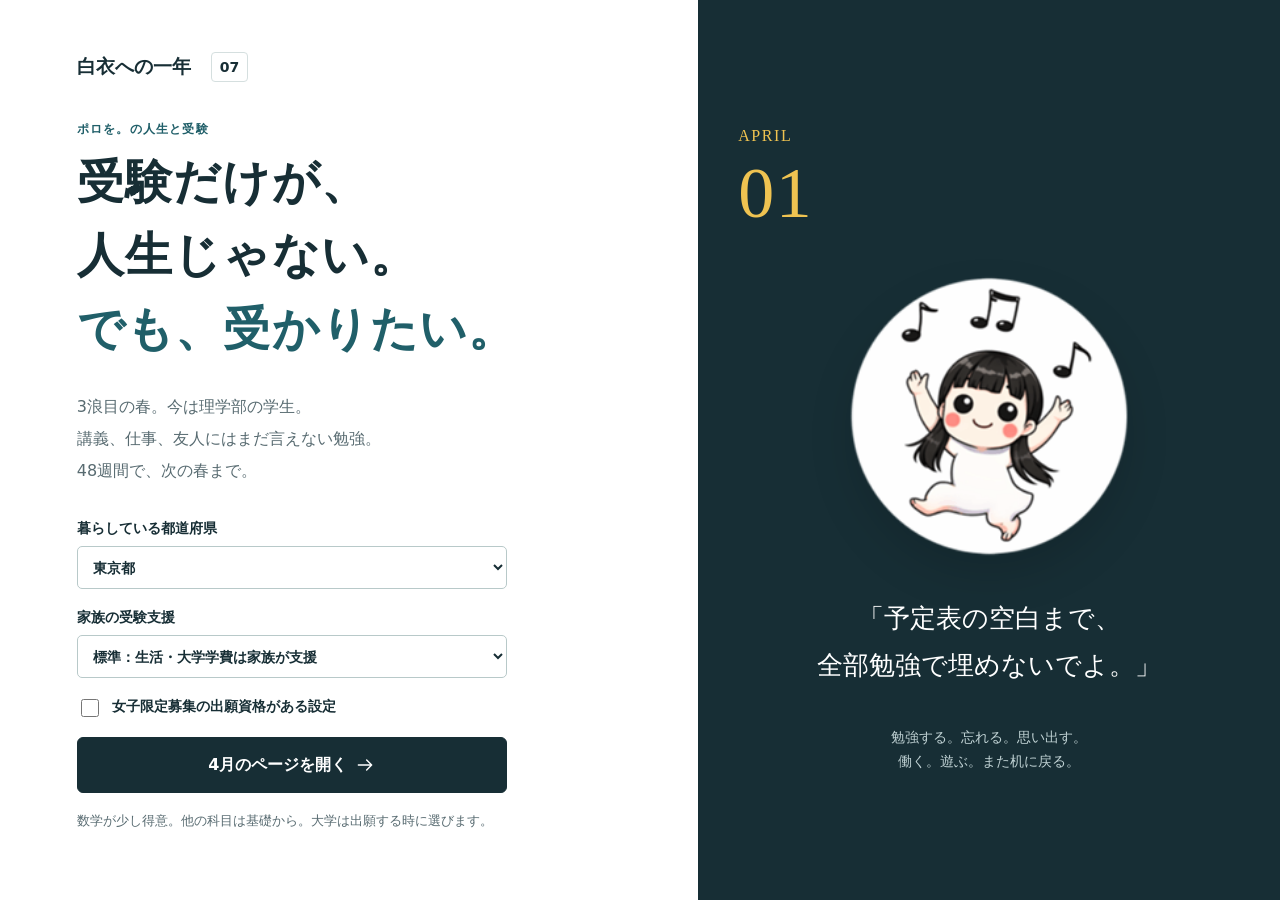
<file: index.html>
<!doctype html>
<html lang="ja"><head><meta charset="UTF-8"><meta name="viewport" content="width=device-width, initial-scale=1, viewport-fit=cover"><meta name="theme-color" content="#143f3b"><meta name="description" content="3浪目、理学部に在籍しながら医学部へ。全国82機関を舞台に、勉強・大学・仕事・47都道府県への旅を予定する人生と受験のシミュレーション。"><link rel="icon" href="./favicon.svg"><title>白衣への一年 — 医学部受験シミュレーション</title><link rel="stylesheet" href="./style.css?v=8.6"></head><body><div id="app"><main class="loading">白衣への一年</main></div><script type="module" src="./app.js?v=8.6"></script></body></html>
</file>
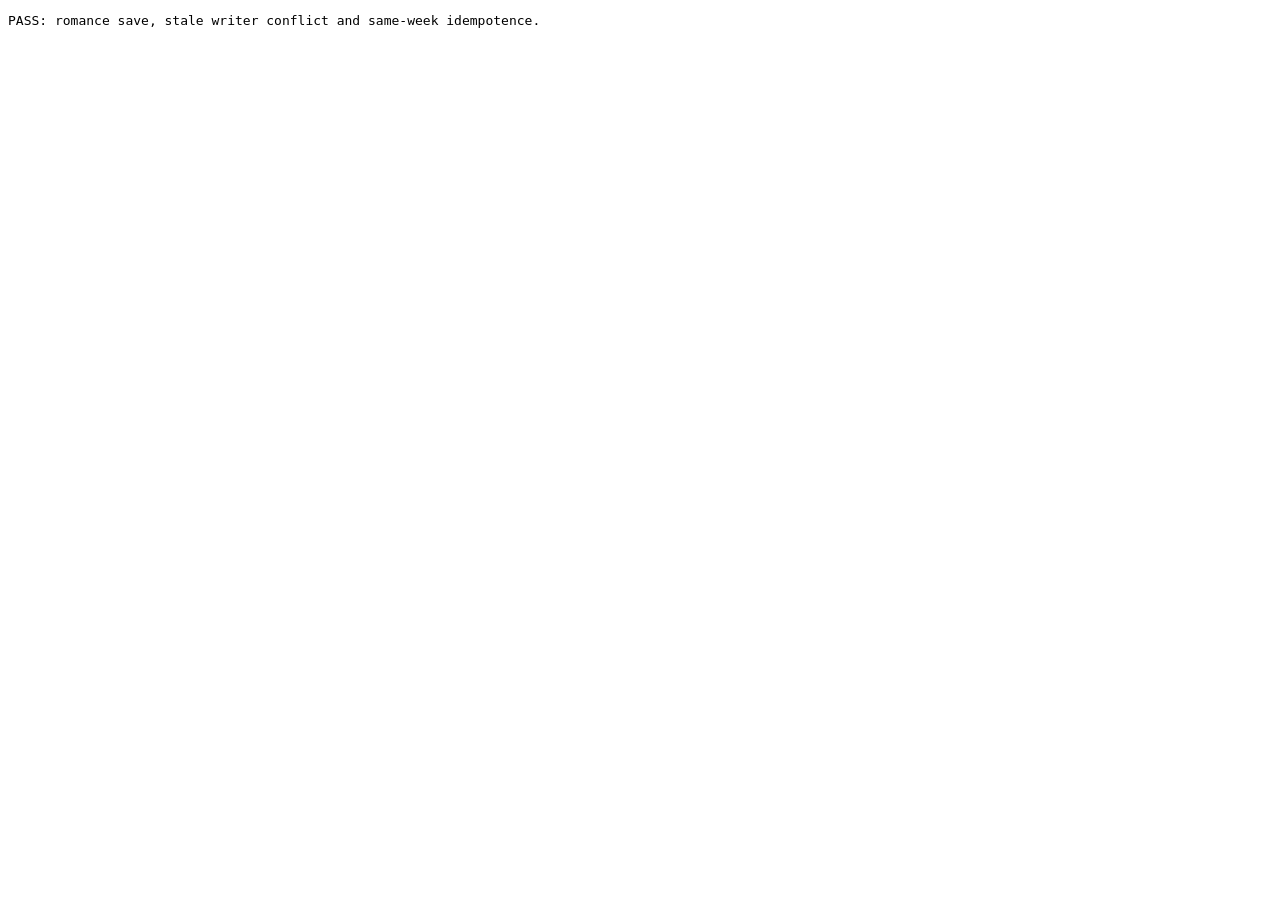
<file: tests/romance-storage.test.html>
<!doctype html><meta charset="utf-8"><title>Romance save test</title><pre id="result">Running…</pre>
<script type="module">
import {createStorage} from '../storage.js';
import {newGame} from '../engine.js';
import {FICTIONAL_PEOPLE,queueRomanceAction,advanceRomance,validateRomance} from '../romance.js';
const suffix=Date.now()+'-'+Math.random().toString(36).slice(2),dbName='romance-test-'+suffix,legacyKey='romance-test-key-'+suffix;
const a=createStorage({dbName,legacyKey}),b=createStorage({dbName,legacyKey}),assert=(condition,message)=>{if(!condition)throw Error(message);};
try {
 await a.load();let s=queueRomanceAction(newGame(1),FICTIONAL_PEOPLE[0].id,'introduce');await a.save(JSON.stringify(s));
 const stale=JSON.parse(await b.load());assert(validateRomance(stale),'loaded romance state');
 const first=advanceRomance(s,{freeBlocks:1}),second=advanceRomance(stale,{freeBlocks:1});assert(first.executed&&second.executed,'both tabs computed a local action');
 await a.save(JSON.stringify(s));let conflict=false;try{await b.save(JSON.stringify(stale))}catch(error){conflict=error.name==='StorageConflictError'}assert(conflict,'stale tab must be rejected');
 const saved=JSON.parse(await b.load());assert(saved.romance.log.length===1,'only one action stored');assert(saved.cash===s.cash,'only one expense stored');
 assert(!advanceRomance(saved,{freeBlocks:1}).executed,'same week remains idempotent after reload');
 window.__romanceStorageResult={ok:true};document.querySelector('#result').textContent='PASS: romance save, stale writer conflict and same-week idempotence.';
}catch(error){window.__romanceStorageResult={ok:false,error:error.stack||String(error)};document.querySelector('#result').textContent=window.__romanceStorageResult.error;}
finally{await a.close();await b.close();indexedDB.deleteDatabase(dbName);localStorage.removeItem(legacyKey);localStorage.removeItem(legacyKey+':indexeddb-migrated-v1');}
</script>
</file>
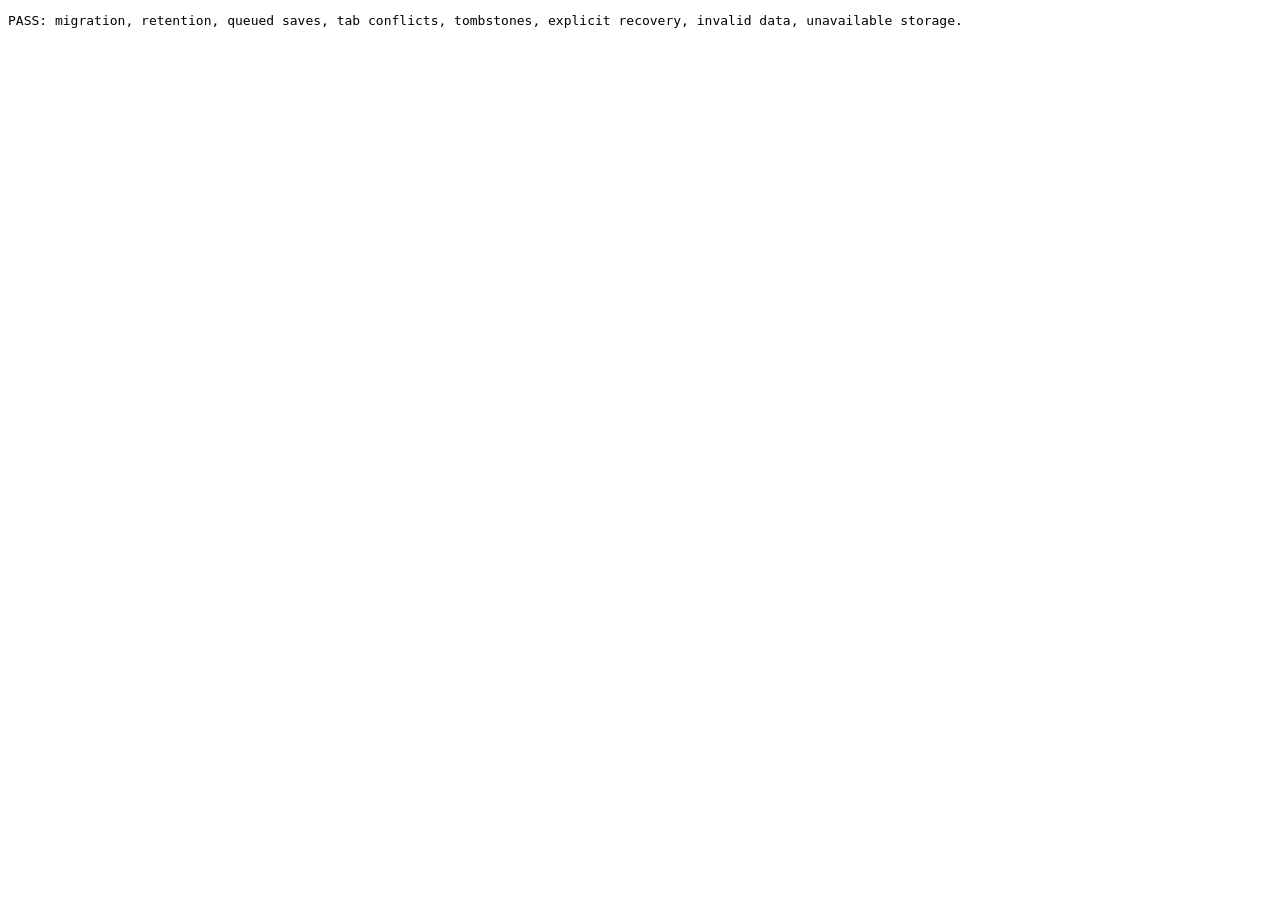
<file: tests/storage.test.html>
<!doctype html><meta charset="utf-8"><title>Storage tests</title><pre id="result">Running…</pre>
<script type="module">
import {createStorage} from '../storage.js';
const result=document.querySelector('#result'), prefix='docporo-test-'+Date.now()+'-'+Math.random().toString(36).slice(2);
const dbNames=[],keys=[];
const opts=(id,extra={})=>{const dbName=prefix+'-'+id,legacyKey=prefix+'-legacy-'+id;dbNames.push(dbName);keys.push(legacyKey,legacyKey+':indexeddb-migrated-v1');return {dbName,legacyKey,...extra};};
const assert=(ok,message)=>{if(!ok)throw Error(message)};
const rejects=async(p,name)=>{try{await p}catch(e){if(e.name===name)return;throw e}throw Error('Expected '+name)};
const deleteDb=name=>new Promise((resolve,reject)=>{const r=indexedDB.deleteDatabase(name);r.onsuccess=resolve;r.onerror=()=>reject(r.error);r.onblocked=()=>reject(Error('delete blocked'));});
try {
  const aopts=opts('basic'),a=createStorage(aopts),b=createStorage(aopts);
  await rejects(a.save('before load'),'StorageNotLoadedError');
  assert(await a.load()===null,'fresh load');
  await Promise.all([a.save('first'),a.save('second')]);
  assert(await a.load()==='second','queued writes order');
  assert(await b.load()==='second','second instance load');
  await a.save('third');await rejects(b.save('stale'),'StorageConflictError');
  assert(await b.load()==='third','reload latest after conflict');
  await b.save('fourth');assert(await a.load()==='fourth','latest saved');
  // Exactly one of two stale writers may win.
  const race=await Promise.allSettled([a.save('race-a'),b.save('race-b')]);
  assert(race.filter(x=>x.status==='fulfilled').length===1,'cross-tab compare and swap');
  assert(race.find(x=>x.status==='rejected')?.reason.name==='StorageConflictError','race conflict');
  await a.load();await a.remove();
  const c=createStorage(aopts);assert(await c.load()===null,'tombstone load');
  await a.close();await b.close();await c.close();

  const lopts=opts('legacy',{validateLegacy:raw=>JSON.parse(raw).ok===true});
  localStorage.setItem(lopts.legacyKey,'{"ok":true}');
  const l=createStorage(lopts);assert(await l.load()==='{"ok":true}','legacy migration');
  assert(localStorage.getItem(lopts.legacyKey)==='{"ok":true}','legacy retained');
  await l.save('{"ok":true,"new":1}');await l.remove();await l.close();
  const l2=createStorage(lopts);assert(await l2.load()===null,'deleted migrated save never resurrects');await l2.close();

  const invalid=opts('invalid',{validateLegacy:()=>false});localStorage.setItem(invalid.legacyKey,'bad');
  const invalidStore=createStorage(invalid);await rejects(invalidStore.load(),'StorageValidationError');
  assert(localStorage.getItem(invalid.legacyKey)==='bad','invalid legacy retained');
  assert(localStorage.getItem(invalid.legacyKey+':indexeddb-migrated-v1')===null,'invalid legacy not marked');await invalidStore.close();

  const ropts=opts('recover',{validateLegacy:()=>true});localStorage.setItem(ropts.legacyKey,'old');
  const r=createStorage(ropts);await r.load();await r.save('new');await deleteDb(ropts.dbName);
  const r2=createStorage(ropts);await rejects(r2.load(),'StorageRecoveryRequiredError');
  await rejects(r2.save('unexpected'),'StorageNotLoadedError');
  await r2.recover('validated backup');assert(await r2.load()==='validated backup','explicit recovery');
  assert(localStorage.getItem(ropts.legacyKey)==='old','recovery retained legacy');
  await rejects(r.save('stale after recovery'),'StorageConflictError');await r.close();await r2.close();

  const unavailable=createStorage(opts('unavailable',{indexedDB:{open(){throw Error('denied')}}}));
  await rejects(unavailable.load(),'StorageUnavailableError');
  const denied=createStorage(opts('denied',{localStorage:{getItem(){throw Error('denied')},setItem(){throw Error('denied')}}}));
  await rejects(denied.load(),'StorageUnavailableError');await denied.close();

  window.__storageTestResult={ok:true};result.textContent='PASS: migration, retention, queued saves, tab conflicts, tombstones, explicit recovery, invalid data, unavailable storage.';
} catch(error) {window.__storageTestResult={ok:false,error:error.stack||String(error)};result.textContent=window.__storageTestResult.error;}
finally {for(const name of dbNames)try{await deleteDb(name)}catch{}for(const key of keys)localStorage.removeItem(key);}
</script>
</file>
<file: style.css>
:root{--ink:#172e35;--muted:#586b71;--paper:#f3f6f5;--line:#d5dfdf;--purple:#205f69;--teal:#24765c;--rose:#ac533d;--accent:#efc351;--white:#fff;--shadow:0 16px 50px #18343c0b;color-scheme:light;font-size:16px}
*{box-sizing:border-box}body{margin:0;background:var(--paper);color:var(--ink);font-family:'Hiragino Kaku Gothic ProN','Yu Gothic',Meiryo,system-ui,sans-serif;line-height:1.75}button,input,select{font:inherit}button,a,input,select{touch-action:manipulation}button{cursor:pointer}button:disabled{cursor:not-allowed;opacity:.48}a{color:var(--purple);text-underline-offset:4px}button:focus-visible,a:focus-visible,input:focus-visible,select:focus-visible,summary:focus-visible{outline:3px solid #cf9317;outline-offset:4px}h1,h2,h3,p{margin:0}h1{font-size:clamp(1.7rem,3vw,2.6rem);line-height:1.4;letter-spacing:.015em}h2{font-size:1.25rem;line-height:1.55}h3{font-size:1rem;line-height:1.65}p{margin-top:.65rem}ul,ol{padding-left:1.3em}li{margin:.35em 0}small,.tiny{font-size:.8125rem;line-height:1.65;color:var(--muted)}strong,b{font-weight:750}svg{vertical-align:middle;flex:none}img{max-width:100%;object-fit:contain}.button,.pill,.icon-button{display:inline-flex;align-items:center;justify-content:center;gap:8px;border:1px solid var(--line);border-radius:6px;background:var(--white);color:var(--ink);font-size:.875rem;font-weight:650;min-height:42px;padding:9px 16px;line-height:1.5;text-decoration:none;transition:background .15s,transform .15s}.button:hover:not(:disabled),.pill:hover:not(:disabled){background:#e7eeec}.primary{background:var(--ink);color:white;border-color:var(--ink)}.primary:hover:not(:disabled){background:var(--purple);border-color:var(--purple)}.subtle{background:#edf2f0}.small{min-height:36px;padding:7px 14px}.large{padding:15px 24px;font-size:1rem}.full{width:100%}.danger{background:#a63a32;color:white}.text-button{border:0;background:none;color:var(--purple);font-size:.875rem;padding:7px 0;line-height:1.5;text-decoration:underline;text-underline-offset:4px}.icon-button{width:42px;padding:8px}.button-row,.dialog-actions{display:flex;gap:10px;align-items:center;flex-wrap:wrap;margin-top:20px}.pill{border-radius:24px;padding:7px 15px;white-space:nowrap}.pill.chosen{background:var(--ink);color:white;border-color:var(--ink)}.tag{display:inline-block;padding:4px 10px;background:#e9eeed;border-radius:4px;font-size:.8125rem;font-weight:600;line-height:1.5;margin:3px 5px 3px 0;color:#365159}.tag.teal,.tag.purple{background:#deede6;color:#20583d}.tag.rose{background:#f5e7dd;color:#8d442e}.eyebrow{color:var(--purple);font-size:.75rem;font-weight:750;letter-spacing:.1em;margin:0 0 7px;line-height:1.7}.panel{background:white;border:1px solid var(--line);padding:25px;border-radius:9px;margin-bottom:22px}.section-top,.page-head{display:flex;align-items:center;justify-content:space-between;gap:20px}.section-top{margin-bottom:20px}.page-head{padding:12px 0 26px}.page-head>div>p:not(.eyebrow){color:var(--muted);max-width:720px}.notice{padding:14px 17px;background:#f7edcf;border-left:3px solid var(--accent);font-size:.875rem;border-radius:3px;margin-top:18px}.center{text-align:center}.muted{color:var(--muted)}.two-col{display:grid;grid-template-columns:1fr 1fr;gap:22px}.two-col>.panel{min-width:0}.empty-state{padding:25px;color:var(--muted);text-align:center}.selected-text{font-weight:750}.positive{color:var(--teal)}.negative{color:var(--rose)}
/* A journal with a horizontal chapter index, rather than a dashboard sidebar. */
.site-header{display:flex;align-items:center;justify-content:space-between;gap:28px;padding:20px max(24px,calc((100vw - 1320px)/2));background:white;border-bottom:1px solid var(--line)}.brand{display:flex;align-items:center;gap:12px;color:var(--ink);text-decoration:none;flex:none;font-weight:800;font-size:1rem;line-height:1.5}.brand small{display:block;font-size:.75rem;letter-spacing:.05em;font-weight:600}.brand-symbol{display:flex;align-items:center;justify-content:center;width:43px;height:48px;background:var(--ink);color:var(--accent);border-radius:3px;font-size:1.45rem;font-family:serif}.site-header nav{display:flex;gap:2px;flex-wrap:wrap;justify-content:center}.nav-link{border:0;border-bottom:2px solid transparent;border-radius:0;background:none;padding:10px 12px;color:var(--muted);font-size:.875rem;white-space:nowrap}.nav-link.active{border-bottom-color:var(--purple);color:var(--ink);font-weight:750}.shell{max-width:1320px;padding:0 30px;margin:auto}.topbar{display:flex;justify-content:space-between;gap:20px;padding:15px 0;color:var(--muted);font-size:.8125rem;border-bottom:1px solid var(--line);margin-bottom:25px}.footer{display:flex;align-items:center;justify-content:space-between;gap:15px;padding:30px 0;margin-top:35px;border-top:1px solid var(--line);font-size:.75rem;color:var(--muted)}
.week-hero{display:grid;grid-template-columns:120px 1fr 200px;align-items:center;gap:32px;padding:12px 12px 26px}.date-block{display:flex;flex-direction:column;align-items:center;border-right:1px solid var(--line);padding-right:20px}.date-block strong{font:500 4.5rem/1.1 Georgia,serif;letter-spacing:-.07em}.date-block span{font-size:.875rem}.week-hero img{width:190px;height:170px}.hero-copy p:not(.eyebrow){color:var(--muted)}.vitals{display:grid;grid-template-columns:1fr 1fr 1fr 1.5fr;border-top:1px solid var(--line);border-bottom:1px solid var(--line);margin-bottom:26px}.vital{padding:15px 20px;border-right:1px solid var(--line);background:none;display:grid;grid-template-columns:1fr auto;align-items:center;gap:5px 12px}.vital:first-child{padding-left:0}.vital:last-child{border-right:0}.vital>span{font-size:.875rem;display:flex;gap:7px;align-items:center}.vital strong{font-size:1.2rem;font-variant-numeric:tabular-nums}.vital strong small{font-size:.75rem;margin-left:5px}.vital>.meter,.vital>small{grid-column:1/-1}.vital.money{border:0;text-align:left}.meter{display:block;height:4px;background:#e1e8e5;overflow:hidden;border-radius:4px}.meter i{display:block;height:100%;background:var(--bar);border-radius:4px}.week-layout{display:grid;grid-template-columns:minmax(0,1fr) 290px;gap:24px}.planner{padding:24px 22px}.planner-hint{font-size:.875rem;color:var(--muted);display:flex;align-items:center;gap:8px;flex-wrap:wrap;margin-bottom:16px}.step-number{display:inline-grid;place-items:center;font-size:.75rem;background:#e6efec;width:23px;height:23px;border-radius:50%}.planner-hint .line{width:22px;height:1px;background:var(--line)}.planner-hint small{margin-left:auto}.palette-tabs{display:flex;gap:8px;margin:16px 0}.activity-palette{display:flex;flex-wrap:wrap;gap:7px;min-height:95px;margin-bottom:18px;align-content:flex-start}.activity-chip{display:flex;align-items:center;gap:6px;font-size:.8125rem;border:1px solid var(--line);padding:6px 9px;border-radius:5px;background:white;line-height:1.6;min-height:35px}.activity-chip.chosen{border-color:var(--purple);background:#e7f1ef;box-shadow:0 0 0 1px var(--purple)}.activity-dot{display:grid;place-items:center;width:23px;height:23px;font-size:.75rem;background:var(--dot);color:white;border-radius:3px}.agenda{display:grid;grid-template-columns:repeat(7,minmax(0,1fr));gap:6px}.day-label{text-align:center;font-size:.875rem;font-weight:700;padding:8px 0;border-top:1px solid var(--line)}.day-label small{display:block;font-size:.75rem;font-weight:400;letter-spacing:0}.day-label.weekend{color:var(--purple)}.slot{height:103px;padding:8px 6px;border-radius:5px;border:1px solid var(--line);margin-bottom:6px;display:flex;flex-direction:column;gap:5px;align-items:flex-start;justify-content:flex-start;width:100%;font-size:.8125rem;line-height:1.5;overflow-wrap:anywhere}.slot strong{font-size:.8125rem;font-weight:600}.slot small{font-size:.75rem}.slot.empty{background:#fbfcfb;color:#778887;align-items:center;justify-content:center}.slot.empty span{font-size:.75rem}.slot.filled{background:color-mix(in srgb,var(--slot) 12%,white);border-top:3px solid var(--slot);color:var(--ink)}.slot.filled>span{width:100%;display:flex;justify-content:space-between;font-size:.75rem;font-weight:700}.slot.filled i{font-style:normal;color:var(--muted)}.slot.locked{background:#edf1f0;color:#5b6f73;border-color:transparent}.slot.locked>span{font-size:.75rem}.slot.sleep-slot{background:repeating-linear-gradient(135deg,#f4f6f5,#f4f6f5 5px,#eef1f0 5px,#eef1f0 6px);border:0;align-items:center;justify-content:center;font-size:.75rem;color:var(--muted)}.planner-footer{display:flex;justify-content:space-between;align-items:center;gap:15px;padding-top:12px;font-size:.875rem}.planner-footer>span>strong{font-size:1.7rem}.planner-footer small{display:block}.planner-footer>div{display:flex;gap:14px;flex-wrap:wrap}.forecast{background:var(--ink);color:white;border:0}.forecast .eyebrow,.forecast .tiny{color:#afc8ca}.forecast .primary{background:var(--accent);border-color:var(--accent);color:var(--ink);margin-top:20px}.forecast .notice{background:#5b4d2f;color:white}.forecast h2{font-size:1.2rem}.forecast-main{display:flex;flex-direction:column;gap:8px;margin-top:18px}.forecast-main span{display:flex;justify-content:space-between;font-size:.875rem}.forecast .positive{color:#91d8b3}.forecast .negative{color:#ffc297}.forecast .gain-list{border-top:1px solid #ffffff25;margin:15px 0;padding-top:15px}.gain-list{display:flex;flex-wrap:wrap;gap:7px}.gain-list>span{display:flex;gap:15px;align-items:center;justify-content:space-between;font-size:.8125rem;padding:4px 8px;background:#748d8b12;border-radius:4px}.forecast .gain-list>span{background:#ffffff12;color:#e1efea}.money-lines{display:flex;flex-direction:column;gap:7px;margin:15px 0}.money-lines>span{display:flex;justify-content:space-between;gap:12px;font-size:.875rem}.advice h3{margin-top:18px;font-size:.9375rem}.advice p{font-size:.875rem;color:var(--muted)}.advice-mark{display:none}.week-insights>.panel{padding:22px}
label{display:block;font-size:.875rem;font-weight:650;line-height:1.65}input[type=search],input[type=text],select{display:block;width:100%;padding:10px 11px;border:1px solid #b8c9c9;border-radius:5px;background:white;color:var(--ink);margin-top:6px;min-height:43px;font-size:.875rem;max-width:100%}.checkbox{display:flex;align-items:flex-start;gap:10px;font-size:.875rem}.checkbox input{width:18px;height:18px;accent-color:var(--purple);flex:none;margin-top:4px}.setting-grid{display:grid;grid-template-columns:repeat(2,minmax(0,1fr));gap:16px;margin:18px 0}.setting-grid label:only-child{grid-column:1/-1}.study-overview{display:grid;grid-template-columns:repeat(4,1fr);border-bottom:1px solid var(--line);margin-bottom:26px;gap:20px}.stat-tile{padding:15px 0 22px;display:flex;flex-direction:column;margin-bottom:0;border:0;background:none}.stat-tile strong{font-size:2rem;line-height:1.5;font-variant-numeric:tabular-nums}.stat-tile span{font-size:.8125rem;color:var(--muted)}.review-desk{display:grid;grid-template-columns:1.15fr 1fr;gap:40px;background:#edf3f0}.recall-list>div{display:flex;flex-direction:column;padding:11px 0;border-bottom:1px solid var(--line);font-size:.875rem}.subject-grid{display:grid;grid-template-columns:repeat(3,minmax(0,1fr));gap:19px}.subject-card{padding:22px;margin-bottom:0}.subject-head{display:flex;align-items:center;gap:10px;margin-bottom:20px}.subject-head h2{font-size:1.1rem}.subject-head strong{margin-left:auto;font-size:1.6rem}.subject-badge{display:grid;place-items:center;width:38px;height:38px;color:white;background:var(--subject);border-radius:5px;flex:none}.topic-rows{margin:17px 0}.topic{display:flex;align-items:center;justify-content:space-between;width:100%;border:0;border-bottom:1px solid var(--line);border-radius:0;background:none;padding:10px 3px;text-align:left;font-size:.875rem}.topic.active{background:#e4eeea;color:var(--purple);padding:10px 9px}.topic b{font-variant-numeric:tabular-nums}.subject-bottom{display:flex;justify-content:space-between;gap:8px;align-items:center}.training-panel{margin-top:28px}.training-controls{display:grid;grid-template-columns:1fr 1fr;gap:18px;margin:18px 0}.paper-cycle{display:grid;grid-template-columns:repeat(3,1fr);gap:12px;margin:24px 0}.paper-step{text-align:left;padding:18px;border:1px solid var(--line);background:#f5f7f5;border-radius:6px;display:flex;flex-direction:column;gap:8px;color:var(--ink)}.paper-step>span{font:1.5rem Georgia,serif;color:var(--purple)}.paper-step>strong{font-size:.9375rem}.paper-step.selected{border-color:var(--purple);background:#e2eeea;box-shadow:inset 0 0 0 1px var(--purple)}.training-details{display:grid;grid-template-columns:1.4fr 1fr;gap:30px;align-items:center}.training-details ol{font-size:.875rem;color:var(--muted)}.paper-records{display:grid;grid-template-columns:repeat(3,1fr);gap:12px;margin-top:20px}.paper-records article{padding:15px;background:#f3f5f3;display:flex;flex-wrap:wrap;gap:10px;font-size:.875rem}.paper-records article span,.paper-records article small{width:100%}.roadmap{margin-top:32px}.roadmap-row{border-top:1px solid var(--line);padding:18px 0}.roadmap-row:first-of-type{margin-top:15px}.roadmap-row summary{display:flex;gap:25px;align-items:center;cursor:pointer;font-size:.9375rem}.roadmap-row summary>span{font-size:.8125rem;width:170px;flex:none;color:var(--muted)}.roadmap-row summary svg{margin-left:auto}.roadmap-row>div{padding:12px 0 0 195px;color:var(--muted)}
.course-list{margin:25px 0}.course-row{padding:16px 0;border-bottom:1px solid var(--line)}.course-row .checkbox{align-items:center}.course-row .checkbox span{display:flex;flex-direction:column}.course-row>.tag{margin-left:28px;margin-top:9px}.course-numbers{display:flex;gap:18px;flex-wrap:wrap;margin-left:28px;font-size:.8125rem}.campus-status{display:flex;gap:20px;margin:20px 0;flex-wrap:wrap;font-size:.875rem}.campus-status>span{display:flex;flex-direction:column}.job-choices{display:flex;flex-direction:column;gap:12px;margin:18px 0}.job-card{display:flex;align-items:center;gap:12px;width:100%;padding:17px;border:1px solid var(--line);background:white;border-radius:6px;color:var(--ink);text-align:left}.job-card.selected{border-color:var(--purple);background:#e8f0ec}.job-card>span:nth-child(2){display:flex;flex-direction:column;gap:7px}.job-card>b{flex:none;font-size:.8125rem}.work-summary,.stat-pair{display:flex;flex-wrap:wrap;gap:25px;padding:18px 0}.work-summary>span,.stat-pair>span{display:flex;flex-direction:column;font-size:.875rem}.work-summary strong,.stat-pair strong{font-size:1.3rem}.secret-box{background:#f4f0e4;border-radius:6px;padding:20px;margin:20px 0}.secret-box .section-top{flex-wrap:wrap;gap:5px;margin-bottom:0}.secret-box p{font-size:.875rem}.segmented{display:flex;gap:8px;margin-top:15px}.work-footer{display:flex;gap:12px;flex-wrap:wrap;margin-top:20px}.daily-life{display:grid;grid-template-columns:1fr 220px;gap:35px;align-items:center}.daily-life>img{width:220px}.daily-life .setting-grid{grid-template-columns:repeat(3,1fr)}.private-life{display:grid;grid-template-columns:180px 1fr;gap:35px;align-items:center;padding:20px 35px;background:#eaf0ed}.private-life>img{width:180px}.private-life label{max-width:450px;margin-top:16px}.outing-hero{display:grid;grid-template-columns:.8fr 1.2fr;padding:0;overflow:hidden}.travel-visual{padding:30px;background:var(--purple);color:white;display:flex;flex-direction:column;align-items:center;justify-content:center;text-align:center}.travel-visual h2{font:2rem/1.5 serif;margin-top:18px}.travel-visual small{display:block;color:#d1e4e1;font:1rem/1.5 sans-serif;margin-top:10px}.travel-visual img{width:240px;height:210px;margin:10px}.travel-caption,.postcard-stamp{font-size:.75rem;letter-spacing:.12em}.postcard-stamp{border:1px solid #a3c6c3;padding:6px 12px}.outing-settings{padding:30px}.trip-quote{display:flex;flex-wrap:wrap;gap:18px;margin:20px 0}.trip-quote>span{font-size:.8125rem;display:flex;flex-direction:column}.trip-quote b{font-size:1rem}.passport{display:flex;align-items:center;gap:20px;border-top:1px solid var(--line);margin-top:25px;padding-top:20px;font-size:.8125rem}.passport>strong{font-size:1.8rem}.passport>div{flex:1}.live-dot{color:var(--purple);font-size:.75rem;font-weight:750}.waveform{display:flex;align-items:center;justify-content:center;gap:5px;height:70px;margin:20px 0;background:#f3f6f4;border-radius:6px}.waveform i{display:block;width:5px;background:var(--purple);border-radius:3px}.talk-panel>label{margin-top:20px}.guest-grid{display:grid;grid-template-columns:1fr 1fr;gap:8px;margin:18px 0}.guest{display:flex;align-items:center;gap:8px;border:1px solid var(--line);background:white;color:var(--ink);text-align:left;border-radius:5px;padding:10px 8px}.guest.selected{background:#e5efeb;border-color:#829f9a}.guest>span:nth-child(2){display:flex;flex-direction:column;min-width:0}.guest strong{font-size:.875rem}.guest small{font-size:.75rem}.guest>i{margin-left:auto;font-style:normal}.avatar{display:grid;place-items:center;width:32px;height:32px;background:#dde9e5;border-radius:50%;flex:none;font-size:.875rem}.avatar-1,.avatar-4{background:#eee1c5}.avatar-2,.avatar-5{background:#e4e1ef}.meetup-forecast{padding:13px 15px;background:#e8f0e9;border-radius:5px;margin:18px 0;display:flex;flex-direction:column;font-size:.875rem}.meetup-forecast.bad{background:#f5e8df}.meetup-forecast span{font-size:.8125rem}.memory-grid{display:grid;grid-template-columns:repeat(3,1fr);gap:18px}.memory-card{padding:22px;background:#fff;border:1px solid var(--line);border-radius:7px}.memory-card h3{margin-top:8px}.memory-card p{font-size:.875rem;color:var(--muted)}.memory-card>span{font-size:.8125rem;color:var(--purple);display:block;margin-top:15px}.health-weight{display:flex;gap:25px;align-items:center;margin:25px 0}.health-weight strong{font-size:3rem;font-weight:500}.health-weight strong small{font-size:1rem;margin-left:5px}.health-log>div{display:grid;grid-template-columns:1fr auto;gap:5px;border-top:1px solid var(--line);padding:12px 0;font-size:.875rem}.health-log span{grid-column:1/-1;color:var(--muted);font-size:.8125rem}
.shop-wallet{display:flex;flex-direction:column;flex:none}.shop-wallet strong{font-size:1.8rem}.shop-strip{display:flex;align-items:center;gap:30px;padding:10px 30px;background:#e4eeea;border-top:1px solid #b8ceca;border-bottom:1px solid #b8ceca}.shop-strip img{width:130px;height:125px}.shop-strip p{font-size:.875rem;color:var(--muted)}.shop-strip label{margin-left:auto;max-width:240px}.shop-tabs{display:flex;gap:8px;overflow:auto;flex-wrap:wrap;margin:25px 0}.item-grid{display:grid;grid-template-columns:repeat(4,minmax(0,1fr));gap:16px}.item-card{display:flex;flex-direction:column;background:white;border:1px solid var(--line);border-radius:6px;padding:19px;min-width:0}.item-heading{display:flex;justify-content:space-between;align-items:center;gap:8px;border-bottom:1px solid var(--line);padding-bottom:10px;margin-bottom:12px;font-size:.75rem;color:var(--muted);min-height:37px}.item-heading .tag{font-size:.75rem;margin:0}.item-card h3{font-size:.9375rem;line-height:1.6}.item-card p{font-size:.875rem;line-height:1.75;color:var(--muted);margin-bottom:20px;flex:1}.item-bottom{display:flex;align-items:center;justify-content:space-between;gap:12px;margin-bottom:8px}.item-source{font-size:.75rem;margin-top:10px}.item-card .full{margin-top:5px}.admission-principle{display:grid;grid-template-columns:1.4fr 1fr;gap:30px;background:#e6efeb;padding:28px;margin-bottom:25px;border-radius:7px}.admission-principle>div>svg{display:none}.admission-principle p{font-size:.9375rem;color:var(--muted)}.exam-window{border-left:1px solid #b9cec9;padding-left:30px;display:flex;flex-direction:column;gap:10px}.exam-window>span{font-size:.8125rem}.exam-window strong{font-size:1.1rem}.exam-window strong small{font-weight:400;margin-left:10px}.application-bar{display:flex;justify-content:space-between;align-items:center;gap:25px;padding:25px;background:var(--accent);border-radius:7px;margin-bottom:20px}.application-summary{display:flex;align-items:center;justify-content:space-between;gap:20px;padding:20px}.application-summary p{font-size:.875rem;color:var(--muted)}.school-filters{display:flex;gap:12px;align-items:center;margin:23px 0}.school-filters select{max-width:160px;margin:0}.school-filters>span{flex:none;font-size:.875rem}.search-field{display:flex;gap:12px;align-items:center;flex:1}.search-field input{margin:0}.school-table-wrap{overflow-x:auto;background:white;border:1px solid var(--line);border-radius:7px}.school-table{width:100%;border-collapse:collapse;text-align:left;font-size:.875rem;min-width:800px}.school-table th{font-size:.8125rem;font-weight:650;background:#edf2ef;padding:15px}.school-table td{padding:16px 15px;border-top:1px solid var(--line)}.school-table td:first-child{width:27%}.school-table td:nth-child(3){width:30%}.school-table small{display:block;margin-top:4px;font-size:.75rem}.school-name{border:0;background:none;padding:0;text-align:left;font-weight:750;color:var(--ink);font-size:.9375rem;line-height:1.7}.school-name:hover{text-decoration:underline}.school-outlook{display:grid;grid-template-columns:1fr 180px;align-items:center;background:#e9f0ec;padding:20px;margin:25px 0;border-radius:6px}.school-outlook>div{display:flex;flex-direction:column}.school-outlook strong{font-size:2.8rem}.school-outlook img{width:170px;height:150px}.dossier{margin:25px 0;padding:25px 0;border-top:1px solid var(--line);border-bottom:1px solid var(--line)}.dossier h3{margin-top:18px}.dossier li{font-size:.9375rem}.application-cost{display:flex;align-items:center;justify-content:space-between;gap:20px;margin:20px 0}.application-review>div{display:flex;justify-content:space-between;gap:20px;padding:18px 0;border-bottom:1px solid var(--line)}.obligation{padding:15px;background:#f7f0dc;margin-bottom:18px}
.scene-grid{display:grid;grid-template-columns:repeat(3,1fr);gap:18px;margin:22px 0 30px}.scene-grid article{background:white;border:1px solid var(--line);border-radius:6px;overflow:hidden;padding:18px;display:flex;align-items:center;gap:15px}.scene-grid img{width:100px;height:100px;flex:none}.scene-grid h3{font-size:.9375rem}.scene-grid p{font-size:.8125rem;color:var(--muted)}.skill-chart svg{width:100%;height:auto;margin-top:20px}.skill-chart svg text{font-size:12px;fill:var(--muted)}.chart-legend{display:flex;gap:18px;flex-wrap:wrap;justify-content:center;font-size:.8125rem}.chart-legend span{display:flex;align-items:center;gap:7px}.chart-legend i{width:10px;height:10px;border-radius:50%}.mock-record{padding:18px 0;border-bottom:1px solid var(--line);display:flex;align-items:center;flex-wrap:wrap;gap:5px 20px}.mock-record>span{font-size:.875rem}.mock-record>strong{font-size:1.7rem}.mock-record p,.mock-record>div{width:100%;font-size:.875rem}.subheading{margin-top:25px}.proof-grid{display:flex;gap:12px;flex-wrap:wrap;margin-top:16px}.proof-grid>span{display:flex;gap:15px;font-size:.8125rem;padding:8px 12px;background:#edf2ef}.ledger>div{padding:13px 0;border-bottom:1px solid var(--line);display:flex;gap:18px;flex-wrap:wrap;font-size:.875rem}.calendar-grid{display:grid;grid-template-columns:repeat(4,1fr);gap:13px;margin-bottom:25px}.calendar-month{background:white;border:1px solid var(--line);border-radius:6px;padding:18px}.calendar-month.current{border-color:var(--purple);border-width:2px;padding:17px}.calendar-month>strong{font-size:1.8rem}.calendar-month p{font-size:.8125rem;padding-top:8px;border-top:1px solid var(--line)}.calendar-month p span{display:block;font-size:.75rem;color:var(--muted)}.journal-log p{display:grid;grid-template-columns:120px 1fr;font-size:.875rem;border-bottom:1px solid var(--line);padding:13px 0;gap:25px}.journal-log time{color:var(--muted);font-size:.8125rem}.ending-hero{display:flex;align-items:center;justify-content:space-between;gap:30px;padding:30px 0}.ending-hero img{width:250px}.ending-hero p{max-width:750px}.result-grid{display:grid;grid-template-columns:1fr 1fr;gap:20px}.result-card.passed{border-color:var(--teal);background:#e8f2ed}.result-card h2{margin:10px 0}.next-year{margin-top:20px}.continuation-options{display:grid;grid-template-columns:1fr 1fr;gap:20px;margin-top:25px}.continue-card{background:#f1f5f2;border:1px solid var(--line);border-radius:6px;padding:25px;display:flex;flex-direction:column;text-align:left;gap:10px;color:var(--ink)}.continue-card strong{font-size:1.1rem}.continue-card span{font-size:.875rem}.exam-result{display:flex;align-items:center;gap:20px;border-top:1px solid var(--line);padding:20px 0}.exam-result img{width:140px}.exam-result p{font-size:.875rem}
.intro{max-width:1500px;margin:auto;min-height:100vh;display:grid;grid-template-columns:1.2fr 1fr;background:#fff}.intro-copy{padding:50px clamp(30px,6vw,90px)}.intro-brand{display:flex;align-items:center;gap:20px;font-weight:750;margin-bottom:35px;font-size:1.2rem}.intro-brand span{font-size:.875rem;border:1px solid var(--line);padding:2px 8px;border-radius:4px}.intro h1{font-family:'Hiragino Mincho ProN','Yu Mincho',serif;font-size:clamp(2rem,3.7vw,3.65rem);font-weight:600;line-height:1.55;letter-spacing:.025em}.intro h1 em{font-style:normal;color:var(--purple)}.intro-lead{margin-top:25px;font-size:1rem;color:var(--muted);line-height:2}.intro-form{max-width:430px;display:flex;flex-direction:column;gap:17px;margin-top:30px}.intro-form .tiny{margin:0}.intro-art{background:var(--ink);color:white;display:flex;flex-direction:column;align-items:center;justify-content:center;position:relative;min-height:700px;padding:40px}.intro-art>img{width:340px;height:310px;filter:drop-shadow(0 20px 20px #0002)}.intro-date{align-self:flex-start;font:1rem/1.3 Georgia,serif;letter-spacing:.1em;color:var(--accent);margin-bottom:20px}.intro-date b{font-weight:400;font-size:4.5rem}.intro-art blockquote{font-size:clamp(1.2rem,2vw,1.65rem);line-height:1.8;text-align:center;font-family:serif}.intro-art>p{text-align:center;font-size:.875rem;color:#bfd1d3}.loading{padding:60px;text-align:center;font-size:2rem}
dialog{padding:0;border:0;border-radius:10px;width:min(600px,calc(100vw - 32px));max-height:90vh;color:var(--ink);background:white;box-shadow:0 30px 100px #10252f50}dialog.wide{width:min(860px,calc(100vw - 32px))}dialog::backdrop{background:#0e263aca;backdrop-filter:blur(5px)}.dialog-header{display:flex;justify-content:space-between;align-items:center;gap:20px;border-bottom:1px solid var(--line);padding:14px 25px;font-size:.8125rem;position:sticky;top:0;background:white;z-index:2}.dialog-header .icon-button{border:0}.dialog-body{padding:30px}.dialog-body h2{font-size:1.6rem}.dialog-body>.full{margin-top:24px}.dialog-body .tiny{margin-top:15px}.story-image{text-align:center;height:170px;margin:0 0 20px}.story-image img{height:170px;width:210px}.story-body{line-height:1.95;margin:17px 0 25px}.story-choices{display:flex;flex-direction:column;gap:12px;margin-top:22px}.choice{border:1px solid var(--line);background:#f6f8f5;border-radius:6px;padding:17px 20px;display:flex;flex-direction:column;align-items:flex-start;gap:7px;text-align:left;color:var(--ink);width:100%}.choice:hover{background:#e8f0eb}.choice strong{font-size:.9375rem}.choice span{font-size:.8125rem;color:var(--muted)}.choice input[type=file]{margin-top:5px;max-width:100%;font-size:.8125rem}.report-hero{display:grid;grid-template-columns:1fr 180px;gap:20px;align-items:center;margin-bottom:25px}.report-hero img{width:180px;height:160px}.report-hero p{color:var(--muted)}.report-numbers{display:flex;gap:20px;justify-content:space-between;flex-wrap:wrap;border-top:1px solid var(--line);border-bottom:1px solid var(--line);padding:14px 0;margin-bottom:20px;font-size:.875rem}.report-numbers b{margin-left:8px}.dialog-body blockquote{margin:22px 0;background:#f1f5ef;padding:20px;border-left:3px solid var(--purple)}.report-notes{font-size:.875rem;color:var(--muted);margin-top:25px}.source-list{display:flex;flex-direction:column;gap:12px;margin:20px 0;font-size:.875rem;overflow-wrap:anywhere}.dialog-body h3{margin-top:24px}.toast{position:fixed;left:50%;bottom:25px;transform:translate(-50%,15px);background:var(--ink);color:white;border:1px solid #60787a;border-radius:7px;padding:14px 23px;z-index:100;opacity:0;visibility:hidden;transition:.2s;max-width:min(550px,90vw);font-size:.875rem;box-shadow:var(--shadow)}.toast.show{opacity:1;visibility:visible;transform:translate(-50%,0)}
@media(min-width:1550px){.shell{max-width:1450px}.site-header{padding-left:max(30px,calc((100vw - 1390px)/2));padding-right:max(30px,calc((100vw - 1390px)/2))}.week-layout{grid-template-columns:minmax(0,1fr) 320px}.slot{height:115px}}
@media(max-width:1150px){.site-header{padding:18px 25px;gap:15px;flex-wrap:wrap}.site-header nav{order:3;width:100%;justify-content:flex-start;flex-wrap:nowrap;overflow-x:auto}.brand{margin-right:auto}.shell{padding:0 22px}.week-layout{grid-template-columns:1fr}.week-insights{display:grid;grid-template-columns:1fr 1fr;gap:22px}.week-insights>.button{grid-column:1/-1}.forecast-main{flex-direction:row;gap:20px;flex-wrap:wrap}.forecast-main>span{gap:15px}.subject-grid{grid-template-columns:repeat(2,minmax(0,1fr))}.item-grid{grid-template-columns:repeat(3,minmax(0,1fr))}.scene-grid{grid-template-columns:1fr 1fr}.daily-life{grid-template-columns:1fr 150px}.daily-life .setting-grid{grid-template-columns:1fr 1fr}.guest-grid{grid-template-columns:1fr}.intro h1{font-size:2.4rem}.intro-copy{padding:40px 35px}.intro-art{padding:30px}.intro-art>img{width:280px}}
@media(max-width:800px){.site-header{padding:15px 20px}.shell{padding:0 18px}.topbar{font-size:.75rem;gap:12px;flex-wrap:wrap;margin-bottom:15px}.topbar .save-state{margin-left:auto}.week-hero{grid-template-columns:80px 1fr 125px;gap:15px;padding:15px 0 22px}.date-block{padding-right:15px}.date-block strong{font-size:3.6rem}.week-hero img{height:130px;width:125px}.week-hero h1{font-size:1.7rem}.week-hero p{font-size:.875rem}.week-hero .eyebrow{font-size:.75rem}.vitals{grid-template-columns:repeat(2,1fr)}.vital{padding:12px 16px;border-bottom:1px solid var(--line)}.vital:first-child{padding-left:16px}.vital:nth-child(2){border-right:0}.vital:nth-child(3),.vital:nth-child(4){border-bottom:0}.two-col{grid-template-columns:1fr;gap:0}.two-col>.panel{margin-bottom:20px}.setting-grid{grid-template-columns:1fr 1fr}.guest-grid{grid-template-columns:1fr 1fr}.review-desk{grid-template-columns:1fr;gap:20px}.training-details{grid-template-columns:1fr;gap:10px}.paper-cycle{gap:8px}.paper-step{padding:14px}.paper-step strong{font-size:.875rem}.paper-records{grid-template-columns:1fr 1fr}.roadmap-row>div{padding-left:0}.roadmap-row summary{gap:15px}.roadmap-row summary>span{width:130px}.outing-hero{grid-template-columns:1fr}.travel-visual{display:grid;grid-template-columns:1fr 150px;text-align:left;gap:8px 20px;padding:25px}.travel-visual h2{margin:0;grid-column:1}.travel-visual img{width:150px;height:130px;grid-column:2;grid-row:1/4;margin:0}.travel-caption{grid-column:1}.postcard-stamp{grid-column:1;width:fit-content}.outing-settings{padding:25px}.item-grid{grid-template-columns:repeat(2,minmax(0,1fr))}.shop-strip{gap:18px;padding:15px 20px;flex-wrap:wrap}.shop-strip img{width:90px;height:90px}.shop-strip label{max-width:none;width:100%;margin:0}.admission-principle{grid-template-columns:1fr;gap:20px;padding:25px}.exam-window{border-left:0;border-top:1px solid #b9cec9;padding:18px 0 0}.application-bar{flex-direction:column;align-items:flex-start}.school-filters{flex-wrap:wrap}.search-field{flex:1 1 100%}.school-filters select{flex:1;max-width:none}.calendar-grid{grid-template-columns:repeat(3,1fr)}.daily-life{grid-template-columns:1fr 100px;gap:20px}.daily-life>img{width:100px;align-self:start}.daily-life .setting-grid{grid-template-columns:1fr}.private-life{grid-template-columns:110px 1fr;padding:20px;gap:20px}.private-life>img{width:110px}.scene-grid{grid-template-columns:1fr 1fr}.scene-grid article{flex-direction:column;align-items:flex-start}.intro{grid-template-columns:1fr;min-height:0}.intro-copy{padding:35px 25px}.intro-brand{margin-bottom:25px}.intro h1{font-size:clamp(2rem,6vw,2.7rem)}.intro-form{max-width:none}.intro-art{min-height:420px;display:grid;grid-template-columns:1fr 1fr;gap:15px;padding:30px}.intro-date{grid-row:1}.intro-art>img{grid-column:2;grid-row:1/4;width:260px;height:250px}.intro-art blockquote{margin:0;text-align:left;font-size:1.3rem}.intro-art>p{text-align:left;grid-column:1}.footer{flex-wrap:wrap}.ending-hero img{width:170px}.result-grid{grid-template-columns:1fr}.continuation-options{grid-template-columns:1fr}.report-hero{grid-template-columns:1fr 140px}.report-hero img{width:140px;height:130px}}
@media(max-width:560px){.brand{font-size:.9375rem}.site-header{padding:13px 16px;gap:8px}.brand-symbol{width:35px;height:40px;font-size:1.2rem}.brand small{font-size:.75rem}.nav-link{padding:10px 13px}.shell{padding:0 14px}.topbar>span:first-child{width:100%}.week-hero{grid-template-columns:65px 1fr;gap:14px;position:relative;padding-right:0}.date-block{align-self:start;padding-top:5px}.date-block strong{font-size:3.1rem}.week-hero img{grid-column:1/-1;justify-self:end;width:125px;height:105px;margin-top:-5px}.week-hero h1{font-size:1.55rem}.hero-copy p{font-size:.875rem}.vital{padding:12px;gap:5px}.vital:first-child{padding-left:12px}.vital strong{font-size:1rem}.vital>span{font-size:.8125rem}.vital.money strong{font-size:1.15rem}.vital small{font-size:.75rem}.panel{padding:20px}.planner{padding:18px 14px}.section-top{align-items:flex-start;gap:12px}.section-top h2{font-size:1.1rem}.planner .section-top .button{padding:7px 10px;font-size:.8125rem}.planner-hint{font-size:.8125rem;gap:6px}.planner-hint small{margin-left:0;width:100%}.palette-tabs{gap:6px}.palette-tabs .pill{font-size:.8125rem;padding:7px 11px}.activity-chip{font-size:.8125rem;padding:5px 7px}.activity-palette{min-height:0}.agenda-wrap{overflow-x:auto;padding-bottom:5px}.agenda{min-width:625px;gap:6px}.slot{height:98px}.day-label small{font-size:.75rem}.planner-footer{align-items:flex-start;flex-direction:column;gap:8px}.planner-footer>div{width:100%;justify-content:space-between}.week-insights{grid-template-columns:1fr;gap:0}.forecast-main{flex-direction:row;justify-content:space-between;gap:12px}.forecast-main span{flex-direction:column;gap:0}.study-overview{grid-template-columns:1fr 1fr;gap:0 15px}.stat-tile{padding:10px 0 18px}.stat-tile strong{font-size:1.6rem}.stat-tile span{font-size:.75rem}.subject-grid{grid-template-columns:1fr;gap:16px}.subject-card{padding:20px}.review-desk{gap:20px}.setting-grid{grid-template-columns:1fr}.training-controls{grid-template-columns:1fr}.paper-cycle{grid-template-columns:1fr}.paper-step{display:grid;grid-template-columns:35px 1fr;gap:4px 12px}.paper-step span{grid-row:1/3}.paper-step small{grid-column:2}.paper-records{grid-template-columns:1fr}.roadmap-row summary{align-items:flex-start;flex-wrap:wrap;gap:5px}.roadmap-row summary>span{width:100%}.roadmap-row summary>strong{flex:1}.roadmap-row>div{font-size:.875rem}.daily-life{display:block}.daily-life>img{display:none}.private-life{grid-template-columns:1fr}.private-life>img{width:120px;justify-self:end;grid-row:2}.private-life h2{font-size:1.1rem}.outing-settings{padding:20px}.travel-visual{padding:20px}.travel-visual h2{font-size:1.7rem}.guest{padding:10px 7px;gap:7px}.guest-grid{gap:7px}.guest .avatar{width:27px;height:27px;font-size:.8125rem}.guest small{font-size:.75rem}.memory-grid{grid-template-columns:1fr}.item-grid{gap:10px}.item-card{padding:15px}.item-card h3{font-size:.875rem}.item-card p{font-size:.8125rem}.item-bottom{flex-wrap:wrap}.item-bottom .button{width:100%}.item-heading{min-height:0;align-items:flex-start;flex-direction:column}.item-source{font-size:.75rem}.shop-strip{padding:18px;gap:12px}.shop-strip h2{font-size:1.1rem}.shop-strip img{width:75px;height:80px}.shop-strip>div{flex:1}.page-head{align-items:flex-start;gap:15px;flex-wrap:wrap}.page-head h1{font-size:1.65rem}.page-head>div>p:not(.eyebrow){font-size:.9375rem}.shop-wallet strong{font-size:1.3rem}.application-summary{align-items:flex-start;flex-direction:column;gap:10px}.school-table{font-size:.8125rem;min-width:780px}.school-outlook{grid-template-columns:1fr 120px;padding:16px}.school-outlook img{width:120px;height:120px}.school-outlook strong{font-size:2.25rem}.scene-grid{grid-template-columns:1fr}.scene-grid article{flex-direction:row;gap:12px;padding:17px}.scene-grid img{width:90px;height:95px}.calendar-grid{grid-template-columns:1fr 1fr}.calendar-month{padding:15px}.calendar-month.current{padding:14px}.journal-log p{grid-template-columns:1fr;gap:5px}.ending-hero{flex-direction:column;align-items:flex-start;padding-top:15px}.ending-hero img{align-self:flex-end;width:180px}.ending-hero h1{font-size:1.65rem}.intro-art{padding:25px 20px;grid-template-columns:1fr 1fr}.intro-art>img{width:180px;height:200px}.intro-date b{font-size:3.5rem}.intro-art blockquote{font-size:1.125rem}.intro-art>p{font-size:.8125rem;grid-column:1/-1}.dialog-header{padding:12px 18px}.dialog-body{padding:23px 20px}.dialog-body h2{font-size:1.4rem}.report-hero{grid-template-columns:1fr}.report-hero img{justify-self:end;width:155px;height:135px}.report-numbers{gap:10px;font-size:.8125rem}.report-numbers b{margin-left:4px}.report-hero p{font-size:.9375rem}.choice{padding:15px}.choice strong{font-size:.9375rem}.health-weight{gap:20px;align-items:flex-start;flex-direction:column}.health-weight strong{font-size:2.5rem}.health-log>div{grid-template-columns:1fr}.exam-result{gap:12px}.exam-result img{width:85px}.exam-result h3{font-size:.9375rem}.application-review>div{flex-direction:column;gap:5px}.footer{font-size:.75rem;gap:10px}.footer>span:last-child{width:100%}.toast{bottom:18px;padding:12px 17px;font-size:.8125rem}}
@media(prefers-reduced-motion:reduce){*{animation:none!important;transition:none!important;scroll-behavior:auto!important}}

/* Edition 06: intentions replace the timetable. */
.intention-layout{grid-template-columns:minmax(0,1fr) 330px}.intention-planner{padding:28px}.week-style-grid{display:grid;grid-template-columns:repeat(4,minmax(0,1fr));gap:10px;margin:20px 0}.week-style{appearance:none;text-align:left;border:1px solid var(--border,#ddd);border-radius:14px;padding:15px 12px;background:var(--surface,#fff);color:inherit;cursor:pointer;min-height:114px}.week-style strong{display:block;font-size:1rem;margin-bottom:9px}.week-style span{font-size:.875rem;line-height:1.6;color:var(--muted,#667)}.week-style.selected{background:#123e3b;color:#fff;border-color:#123e3b}.week-style.selected span{color:#d0e3df}.week-settings{display:grid;grid-template-columns:repeat(3,minmax(0,1fr));gap:12px}.week-commitments{background:#eef3f1;border-radius:12px;padding:14px 17px;margin:20px 0}.week-commitments p{margin:6px 0 0;line-height:1.7}.week-allocation{display:flex;gap:3px;height:10px;border-radius:5px;overflow:hidden;margin:15px 0}.week-allocation span{background:var(--activity)}.week-summary{display:flex;flex-wrap:wrap;gap:10px 18px;margin-bottom:22px}.week-summary>span{display:flex;gap:6px;align-items:center;font-size:.875rem}.week-summary i{width:8px;height:8px;border-radius:3px}.quick-life{display:flex;gap:8px;flex-wrap:wrap;border-top:1px solid #e0e6e4;padding-top:20px}.optional-plan{border-top:1px solid #e0e6e4;margin-top:20px;padding-top:18px}.optional-plan summary,.unit-atlas summary{cursor:pointer;padding:12px 0;min-height:44px;font-weight:600}.optional-plan p{font-size:.875rem;color:#5b6966}.plan-adjustments{display:grid;grid-template-columns:1fr 1fr;gap:0 18px}.plan-adjustments>div{display:flex;justify-content:space-between;align-items:center;border-bottom:1px solid #e5e9e8;padding:8px 0}.plan-adjustments>div>div{display:flex;align-items:center;gap:6px}.plan-adjustments b{min-width:30px;text-align:center;font-size:.875rem}.unit-atlas{border-top:1px solid #e1e7e5;margin-top:14px}.unit-atlas>details{padding-left:12px}.unit-atlas .topic{font-size:.875rem;min-height:44px}.social-track{margin:24px 0;display:flex;align-items:center;gap:28px}.social-track label{min-width:270px}.social-track p{font-size:.875rem;line-height:1.7}.mobile-dock{display:none}.mobile-menu-grid{display:grid;grid-template-columns:1fr 1fr;gap:12px}.mobile-menu-grid .button{justify-content:flex-start;white-space:normal}.subject-card{align-self:start}.subject-card label+label{margin-top:15px}select,input,button{touch-action:manipulation}button:focus-visible,a:focus-visible,select:focus-visible,input:focus-visible,summary:focus-visible{outline:3px solid #dca832;outline-offset:3px}
@media(max-width:1200px){.week-style-grid{grid-template-columns:1fr 1fr}.intention-layout{grid-template-columns:minmax(0,1fr) 300px}}
@media(max-width:800px){.intention-layout{display:flex;flex-direction:column}.intention-planner{padding:20px}.week-insights{width:100%}.week-settings{gap:10px}.week-go{position:fixed;bottom:calc(70px + env(safe-area-inset-bottom));left:12px;right:12px;z-index:25;box-shadow:0 -8px 28px #173d3722;border-radius:14px}.week-go .button{min-height:52px}.site-header nav{display:none}.mobile-dock{position:fixed;left:0;bottom:0;right:0;z-index:30;display:grid;grid-template-columns:repeat(5,1fr);background:#fff;border-top:1px solid #dce4e1;padding:5px 5px calc(5px + env(safe-area-inset-bottom))}.dock-button{border:0;background:none;color:#65746e;display:flex;flex-direction:column;align-items:center;gap:4px;padding:7px 0;font-size:.75rem;min-height:54px}.dock-button[aria-current]{color:#145b51;font-weight:700}.shell{padding-bottom:155px}.footer{padding-bottom:22px}.social-track{display:block}.social-track label{min-width:0}.toast{bottom:145px!important;max-width:calc(100vw - 28px)}dialog{max-height:calc(100dvh - 24px);max-width:calc(100vw - 20px);width:600px;margin:auto}.dialog-body{padding:20px}.dialog-header{position:sticky;top:0;background:white;z-index:1}.site-header{position:relative}.week-hero{min-height:160px}.week-hero img{max-width:100px}.hero-copy h1{font-size:1.55rem}.hero-copy p{font-size:.875rem}.week-style{min-height:100px}.vitals{gap:8px}.vital strong{font-size:1.4rem}input,select,textarea{font-size:16px!important;min-height:44px}.button{min-height:44px}.item-grid{gap:12px}.item-card{padding:16px}.item-card h3{overflow-wrap:anywhere}.shop-strip{align-items:start}.shop-tabs{flex-wrap:nowrap;overflow-x:auto;padding-bottom:12px}.guest-grid{grid-template-columns:1fr 1fr}.guest{min-height:64px}.plan-adjustments{grid-template-columns:1fr}.topbar{font-size:.75rem;flex-wrap:wrap;gap:6px}.topic span{overflow-wrap:anywhere}.page-head h1{font-size:1.65rem}}
@media(max-width:420px){.shell{padding-left:12px;padding-right:12px}.intention-planner{padding:16px}.week-settings{grid-template-columns:1fr 1fr}.week-settings label:last-child{grid-column:1/-1}.week-style span{font-size:.875rem}.week-hero .date-block{display:none}.week-hero{padding:18px}.week-hero img{width:78px}.week-hero .hero-copy{min-width:0}.item-grid{grid-template-columns:1fr}.two-col,.setting-grid,.study-overview{grid-template-columns:1fr}.vitals{grid-template-columns:1fr 1fr}.guest-grid{grid-template-columns:1fr 1fr}.guest{padding:9px}.guest .avatar{display:none}.section-top{flex-wrap:wrap;gap:8px}.subject-head strong{font-size:1.5rem}}
@media(prefers-reduced-motion:reduce){*,*::before,*::after{animation:none!important;scroll-behavior:auto!important;transition:none!important}}

.shift-offer{background:#fff7e5;border:1px solid #e5ce9c;border-radius:14px;padding:20px;margin-top:20px}.shift-offer p{line-height:1.7}.guest-descriptions{padding:12px 0}.guest-descriptions p{font-size:.875rem;line-height:1.7}.stock-list article{display:flex;justify-content:space-between;gap:16px;padding:18px 0;border-bottom:1px solid #e4e8e6}.stock-list article>div:last-child{display:flex;gap:8px;align-items:center;flex-wrap:wrap}.stock-list h3{margin:0 0 8px}@media(max-width:420px){.stock-list article{display:block}.stock-list article>div:last-child{margin-top:8px}}
@media(max-width:800px){.week-hero{grid-template-columns:minmax(0,1fr) 88px;gap:12px;padding:18px 4px;min-height:130px}.week-hero .date-block{display:none}.week-hero img{grid-column:2;grid-row:1;align-self:center;width:88px;height:90px;margin:0}.week-hero .hero-copy{grid-column:1;grid-row:1;min-width:0}.week-hero .eyebrow{font-size:.75rem;line-height:1.6}.week-hero h1{font-size:1.4rem;line-height:1.5}.week-hero p{line-height:1.7}.vital{display:flex;flex-wrap:wrap;justify-content:space-between;align-items:center;gap:5px;padding:12px}.vital strong{font-size:1.2rem}.vital>.meter,.vital>small{flex-basis:100%;width:100%}.vital>span{font-size:.875rem;white-space:nowrap}.vital.money strong{font-size:1.05rem}.vitals{gap:0}.week-style-grid{margin-top:14px}}

.shop-filters{display:flex;align-items:end;gap:14px;margin:18px 0}.shop-filters label{flex:1}.shop-filters>span{padding:13px 0;color:#60716c;font-size:.875rem}.item-tags{display:flex;flex-wrap:wrap;gap:6px}.price-reference{font-size:.75rem!important;color:#61736d!important}.desk-book{font-size:.875rem;line-height:1.6;background:#eff4f1;padding:12px;border-radius:8px}.item-card .button.full{margin-bottom:12px}.item-card .item-bottom{margin-top:auto}.shop-filters+ .shop-tabs{margin-top:18px}
/* The outing directory stays searchable, without a giant phone select menu. */
.venue-finder{margin-bottom:24px}.venue-filters{display:grid;grid-template-columns:180px 1fr;gap:14px;margin:20px 0}.venue-grid{display:grid;grid-template-columns:repeat(3,minmax(0,1fr));gap:12px}.venue-card{border:1px solid var(--line);border-radius:15px;padding:18px;display:flex;flex-direction:column;gap:8px;background:#fff}.venue-card.selected{border-color:var(--teal);background:#f1f8f6}.venue-card h3{font-size:1rem;line-height:1.6;margin:5px 0}.venue-card>div:first-child{display:flex;gap:8px;align-items:center;flex-wrap:wrap}.venue-card .tiny{font-size:.75rem;line-height:1.7}.venue-card .card-foot{margin-top:auto;display:flex;align-items:center;justify-content:space-between;gap:10px}.venue-card a{font-size:.76rem;color:#386d60}.venue-price{font-size:1.15rem;font-weight:700;margin:0}.venue-price small{display:block;font-size:.7rem;font-weight:400;color:#646b65}.exhibition-board{margin-top:25px;background:#f6f2e9;padding:22px;border-radius:16px}.exhibition-board article{padding:14px 0;border-top:1px solid #ded8cb}.exhibition-board h4{margin:7px 0;line-height:1.65}.exhibition-board small{color:#6b6d68;line-height:1.7}.venue-finder>button{margin-top:15px}.outing-hero h2 small{line-height:1.6;overflow-wrap:anywhere}.venue-filters input{width:100%;box-sizing:border-box}#outing-plan{scroll-margin-top:12px}
@media(max-width:800px){.venue-grid{grid-template-columns:repeat(2,minmax(0,1fr))}.school-table-wrap{overflow:visible}.school-table,.school-table tbody{display:block;min-width:0;width:100%}.school-table thead{display:none}.school-table tr{display:grid;grid-template-columns:1fr 1fr;border:1px solid var(--line);border-radius:16px;margin-bottom:13px;background:white;padding:13px;gap:12px}.school-table td{display:block;border:0;padding:0;min-width:0;white-space:normal}.school-table .school-identity{grid-column:1/-1}.school-table td[data-label]::before{content:attr(data-label);display:block;font-size:.65rem;color:#74796f;margin-bottom:6px}.school-table .school-detail-cell{align-self:end;text-align:right}.school-table td small{line-height:1.6;white-space:normal}.school-table .school-name{font-size:1rem;padding:4px 0;min-height:44px;text-align:left}.school-filters{display:grid;grid-template-columns:1fr 1fr;gap:10px}.school-filters .search-field{grid-column:1/-1}.school-filters select{width:100%;min-width:0}.admission-principle{grid-template-columns:1fr}.venue-filters{grid-template-columns:1fr 1fr}}
@media(max-width:480px){.venue-grid{grid-template-columns:1fr}.venue-filters{grid-template-columns:1fr}.exhibition-board{padding:16px}.venue-card{padding:17px}.outing-hero .travel-visual h2{font-size:1.7rem}.outing-hero .travel-visual h2 small{font-size:.9rem;max-width:68%}}
.subject-switcher{display:flex;flex-wrap:wrap;gap:8px;margin:20px 0 12px}.subject-tab{flex:1;min-width:90px;padding:13px 15px;border:1px solid var(--line);border-radius:12px;background:#fff;color:var(--ink);text-align:left;cursor:pointer}.subject-tab span{display:block;font-size:.75rem}.subject-tab b{display:block;font-size:1.25rem;margin-top:6px}.subject-tab.selected{background:#143f3b;color:#fff;border-color:#143f3b}.subject-grid.single-subject{display:block}.single-subject .subject-card{max-width:none}.single-subject .topic-atlas{display:grid;grid-template-columns:repeat(2,minmax(0,1fr));gap:15px}@media(max-width:600px){.subject-switcher{gap:6px}.subject-tab{min-width:calc(25% - 8px);flex:0;padding:10px 11px}.subject-tab b{font-size:1.1rem}.single-subject .topic-atlas{grid-template-columns:1fr}.vital{align-content:start}.vital strong{flex-basis:100%;margin-left:0}}
.shift-inbox{padding:15px;background:#f4efdf;border-radius:12px;margin-bottom:20px}.shift-inbox strong{font-size:.9rem}.shift-inbox p{font-size:.78rem;line-height:1.7}.shift-inbox .button{width:100%}
@media(max-width:800px){.school-table td:first-child,.school-table td:nth-child(3){width:auto}.school-table-wrap{border:0;background:transparent}.page-head h1,.panel h2,.week-hero h1{text-wrap:balance}.school-table td .tag{white-space:normal;width:auto}.school-table .school-name{width:auto}}
/* v7: one surface per task, stable viewport and persistent forward action. */
.pane-nav{display:flex;gap:5px;margin:8px 0 14px;padding:5px;background:#ecefea;border:1px solid #dfe5df;border-radius:12px;position:sticky;top:0;z-index:3}.pane-button{border:0;background:none;color:#68736c;flex:1;padding:10px 6px;border-radius:8px;font-size:13px;font-weight:650;cursor:pointer;white-space:nowrap}.pane-button.selected{background:#fff;color:#154b43;box-shadow:0 2px 6px #243c2610}.pager{display:flex;align-items:center;justify-content:space-between;gap:10px;margin:14px 0}.pager span{font-size:12px;color:#5d6c64}.mobile-week-action{display:none}.week-reserved{font-size:13px;color:#63746a;padding:9px 0;border-bottom:1px solid #e6e9e2;margin:6px 0}.budget-line{display:flex;justify-content:space-between;gap:8px;font-size:13px;margin:12px 0}.subject-picker{display:block;margin-bottom:12px}.book-desk{padding:12px;background:#f1f5ef;border-radius:10px;margin:10px 0 14px}.book-desk label+label{margin-top:10px}.book-desk .tiny{margin:9px 0}.selected-trip{border-top:3px solid #2b6358}.selected-trip h2{margin:4px 0;font-size:21px}.selected-trip .segmented{margin:10px 0}.selected-trip details{margin-top:12px}.outing-controls{display:grid;grid-template-columns:1fr 1fr;gap:10px;margin:14px 0}.guest-grid{grid-template-columns:repeat(4,minmax(0,1fr));gap:7px}.guest{display:flex;flex-direction:column;text-align:left;align-items:flex-start;min-width:0;padding:11px;min-height:68px}.guest strong{font-size:14px}.guest small{font-size:12px;line-height:1.45;white-space:normal}.meetup-panel>label{display:block;margin:12px 0}.meetup-panel details{margin-top:12px}.recreation-card label{display:block}.conversation{margin:14px 0;border-left:2px solid #b9cdc0;padding-left:12px;clear:both}.conversation p{display:flex;flex-direction:column;gap:3px;margin:0 0 12px;line-height:1.75}.conversation b{font-size:12px;color:#286452}.conversation span{font-size:14px;color:#34493f}.after-image{width:76px;height:80px;object-fit:contain;float:right;margin:0 0 10px 12px}.chosen-words,.previous-line{font-size:13px;color:#5a7866;padding:9px 12px;border-radius:8px;background:#f0f5ef}.report-details{clear:both;margin:12px 0}.report-details summary{padding:8px 0;cursor:pointer}.report-hero{margin-bottom:15px}.shop-category-select{display:block;margin-bottom:12px}.item-card>.text-button{display:block;margin:6px 0;text-align:left}.exhibition-board summary{font-weight:600;cursor:pointer;padding:10px 0}.admission-principle{display:block}.admission-principle summary{font-weight:600;cursor:pointer;padding:8px 0}.admission-principle>.exam-window{margin-top:14px}.intention-planner{max-width:940px;margin:0 auto}.week-style{min-height:74px}.week-style span{font-size:13px}.story-choices{clear:both}.story-body{line-height:1.85}.choice{touch-action:manipulation}.choice span{font-size:12px;line-height:1.6}.venue-card .tiny{line-height:1.55}.book-desk select{width:100%}.recreation-card{margin-bottom:14px}.panel details summary{cursor:pointer}.letter p{line-height:1.8}
@media(min-width:801px){.intention-planner .week-style-grid{grid-template-columns:repeat(4,1fr)}.intention-planner .week-go{max-width:400px;margin:18px 0 0 auto}.venue-finder .venue-grid{grid-template-columns:repeat(3,minmax(0,1fr))}.subject-grid.single-subject,.review-desk,.training-panel,.campus-panel,.work-panel{max-width:900px;margin-left:auto;margin-right:auto}.selected-trip{max-width:900px}.recreation-card{max-width:800px}}
@media(max-width:800px){
 html,body{margin:0;height:100%;overflow:hidden;overscroll-behavior:none}body{font-size:14px;line-height:1.6}#app{display:flex;flex-direction:column;height:100vh;height:100dvh;min-height:0;overflow:hidden}.site-header{flex:0 0 54px;min-height:54px;padding:5px 14px;position:static;border-bottom:1px solid #dee5dc}.brand{font-size:16px}.brand-symbol{width:31px;height:34px}.brand small{font-size:9px;letter-spacing:.12em}.site-header nav{display:none}.shell{display:flex;flex:1;flex-direction:column;min-height:0;width:100%;max-width:none;margin:0;padding:0 12px;overflow:hidden}.topbar{flex:0 0 32px;min-height:32px;font-size:11px;padding:5px 0;gap:6px}.topbar .save-state{display:none}#main{flex:1;min-height:0;width:100%;overflow-y:auto;overflow-x:hidden;overscroll-behavior:contain;-webkit-overflow-scrolling:touch;padding:0 0 15px;scroll-behavior:auto}.footer{display:none}.mobile-dock{position:static!important;flex:0 0 auto;display:grid;grid-template-columns:repeat(5,1fr);width:100%;padding:4px 8px max(4px,env(safe-area-inset-bottom));height:auto;min-height:57px;background:#fff;border-top:1px solid #dee5dc;box-shadow:none;z-index:5}.dock-button{min-height:48px;gap:3px;padding:4px;min-width:0}.dock-button span{font-size:11px}.dock-button svg{width:19px;height:19px}.mobile-week-action{display:flex;flex:0 0 auto;align-items:center;justify-content:space-between;gap:8px;background:#f5f6f0;border-top:1px solid #dce4d8;padding:8px 12px}.mobile-week-action>span{font-size:12px;max-width:35%;line-height:1.5;color:#617666}.mobile-week-action .button{flex:1;justify-content:center;min-height:47px;padding:10px 12px;font-size:14px}.week-go{display:none!important}.week-hero{min-height:80px;padding:11px 9px;margin:0 0 8px;gap:10px;border-radius:12px}.week-hero .date-block{min-width:39px;width:39px;border-right:1px solid #c6d8c5;padding-right:9px}.date-block strong{font-size:29px}.date-block small{font-size:10px}.date-block span{font-size:11px}.hero-copy .eyebrow{font-size:9px;letter-spacing:.04em;margin-bottom:3px}.hero-copy h1{font-size:19px;line-height:1.35;margin:0 0 4px}.hero-copy p{font-size:12px;line-height:1.45;margin:0}.week-hero img{width:59px;height:61px;right:auto;bottom:auto;position:static;margin:0}.week-hero .tag{display:none}.pane-nav{top:0;margin:7px 0 10px;padding:4px;gap:2px;border-radius:10px}.pane-button{font-size:12px;min-height:38px;padding:8px 3px}.panel{padding:14px;border-radius:12px;margin-bottom:12px;min-width:0}.panel h2{font-size:18px;line-height:1.4;margin:0 0 9px}.section-top{gap:8px;margin-bottom:8px}.section-top h2{font-size:17px;margin:0}.section-top .tag{font-size:11px}.week-style-grid{display:grid;grid-template-columns:repeat(2,minmax(0,1fr));gap:6px;margin:10px 0}.week-style{padding:9px 10px;min-height:69px;border-radius:9px;text-align:left;display:block}.week-style strong{font-size:14px;line-height:1.3;margin-bottom:3px}.week-style span{font-size:12px;line-height:1.45}.week-settings{display:grid;grid-template-columns:repeat(3,minmax(0,1fr));gap:7px;margin-top:11px}.week-settings label{font-size:12px;min-width:0}.week-settings select{padding:8px 4px;font-size:12px;min-width:0;min-height:40px}.week-reserved{font-size:12px;padding:8px 0;margin:5px 0}.budget-line{display:flex;flex-direction:column;gap:3px;margin:9px 0 0;font-size:12px}.page-head{display:flex;gap:8px;margin:8px 0 12px;align-items:flex-start}.page-head h1{font-size:22px;margin:4px 0;line-height:1.4}.page-head p:not(.eyebrow){font-size:12px;line-height:1.65;margin:3px 0}.eyebrow{font-size:10px}.page-head .tag{font-size:10px;max-width:110px}.page-head .shop-wallet{font-size:12px}.shop-wallet strong{font-size:16px}label{font-size:12px}select,input{font-size:16px;min-height:43px;max-width:100%;border-radius:8px}select{padding:9px 24px 9px 9px}details summary{font-size:13px;min-height:36px;line-height:1.6;padding:6px 0}.tiny,small{font-size:12px}.vitals{grid-template-columns:repeat(2,minmax(0,1fr));gap:8px;margin:0 0 12px}.vital{padding:10px}.vital strong{font-size:21px}.vital span{font-size:12px}.vital small{font-size:11px}.quick-life{gap:6px;flex-wrap:wrap}.button{min-height:43px;font-size:13px;padding:9px 12px}.button.small{min-height:40px}.text-button{min-height:36px;font-size:12px;line-height:1.5}.plan-adjustments{max-height:none;overflow:visible}.plan-adjustments>div{padding:7px 0}.plan-adjustments .icon-button{min-width:40px;min-height:40px}.subject-head{margin-bottom:5px}.subject-card .subject-head h2{font-size:20px}.subject-card .subject-head strong{font-size:25px}.subject-grid{margin:0}.subject-card label{display:block;margin-bottom:8px}.book-desk{margin:12px 0;padding:10px}.book-desk .text-button{text-align:left}.unit-atlas .topic{padding:9px 3px}.topic span{font-size:13px}.topic b{font-size:12px}.subject-bottom{gap:5px}.subject-bottom .text-button{font-size:12px}.setting-grid,.training-controls{grid-template-columns:1fr;gap:10px}.study-overview{grid-template-columns:repeat(2,minmax(0,1fr));gap:8px}.stat-tile{padding:12px}.stat-tile strong{font-size:24px}.stat-tile span{font-size:12px}.paper-cycle{grid-template-columns:1fr;gap:7px}.paper-step{min-height:65px;padding:10px;display:grid;grid-template-columns:24px 1fr;gap:4px 8px}.paper-step>span{grid-row:1/3}.paper-step small{font-size:12px}.training-details{grid-template-columns:1fr}.course-list{margin:10px 0}.course-row{padding:10px 0}.course-row strong{font-size:14px}.course-row small,.course-numbers{font-size:12px}.course-row input{min-height:18px}.job-choices{grid-template-columns:1fr;gap:8px}.job-card{min-height:77px;padding:10px}.job-card small{font-size:12px;line-height:1.5}.work-summary strong{font-size:21px}.guest-grid{grid-template-columns:repeat(3,minmax(0,1fr));gap:6px}.guest{min-height:64px;padding:8px 7px;gap:3px;border-radius:9px;align-items:flex-start;justify-content:center}.guest strong{font-size:14px}.guest small{font-size:12px;line-height:1.35;text-align:left}.selected-trip h2{font-size:18px}.selected-trip p{font-size:13px;margin:7px 0}.selected-trip details p{font-size:12px}.selected-trip .segmented{display:flex}.selected-trip .pill{flex:1;font-size:13px;min-height:40px;padding:8px}.outing-controls{gap:8px}.outing-controls select{font-size:13px}.venue-finder .section-top{display:block}.venue-finder .tag{margin:5px 0}.venue-filters{grid-template-columns:1fr 1fr;gap:8px}.venue-filters select,.venue-filters input{font-size:13px}.venue-grid{grid-template-columns:1fr;gap:8px}.venue-card{padding:12px;border-radius:10px}.venue-card h3{font-size:15px;margin:5px 0}.venue-card .venue-price{font-size:15px;margin:3px 0}.venue-card .venue-price small{font-size:11px}.venue-card .tiny{font-size:12px;margin:4px 0}.venue-card .card-foot{margin:5px 0 0}.venue-card .card-foot a{font-size:12px}.memory-grid{grid-template-columns:1fr;gap:8px}.memory-card{padding:13px}.memory-card h3{font-size:16px}.memory-card p{font-size:13px}.shop-strip{padding:12px;display:block;margin-bottom:10px}.shop-strip img,.shop-strip>div{display:none}.shop-strip label{display:block}.shop-filters{display:grid;grid-template-columns:1fr 1fr;gap:8px}.shop-filters>span{display:none}.shop-filters select{font-size:13px}.shop-category-select{margin-bottom:10px}.shop-category-select select{font-size:14px}.item-grid{display:grid;grid-template-columns:1fr;gap:9px}.item-card{padding:12px;min-height:0}.item-card h3{font-size:15px;line-height:1.55;margin:5px 0}.item-card p{font-size:12px;line-height:1.65;margin:6px 0}.item-tags{display:none}.item-heading{font-size:11px}.item-card .item-bottom{padding-top:5px;margin-top:2px;min-height:45px}.item-bottom strong{font-size:20px}.item-card .item-source{font-size:11px;padding-top:6px;margin:0}.price-reference{font-size:11px!important}.school-filters{grid-template-columns:1fr 1fr;gap:7px}.school-filters .search-field{grid-column:1/-1}.school-filters>span{font-size:12px}.school-filters select{font-size:13px}.application-summary{padding:12px}.application-summary h3{font-size:14px}.application-summary p{font-size:12px}.school-table-wrap{overflow:visible}.school-table tr{padding:12px;margin-bottom:8px;display:grid;grid-template-columns:1fr 1fr;gap:8px}.school-table .school-identity{grid-column:1/-1}.school-table td{padding:0!important;min-width:0;border:0}.school-table td small{font-size:12px}.school-name{font-size:16px}.school-detail-cell{display:flex;justify-content:flex-end;grid-column:1/-1}.school-table th{display:none}.admission-principle{padding:10px 12px;margin-bottom:10px}.admission-principle h2{font-size:17px}.admission-principle p{font-size:13px}.scene-grid{grid-template-columns:1fr;gap:10px}.scene-grid article{padding:13px;display:flex;gap:12px}.scene-grid img{width:65px;height:76px;object-fit:contain}.scene-grid h3{font-size:15px;margin:4px 0}.scene-grid p{font-size:13px;line-height:1.8}.calendar-grid{grid-template-columns:1fr 1fr}.calendar-month{padding:12px}.calendar-month p{font-size:12px}.two-col{grid-template-columns:1fr}dialog,dialog.wide{width:calc(100% - 20px);max-width:560px;max-height:calc(100vh - 20px);max-height:calc(100dvh - 20px);margin:auto;padding:0;overscroll-behavior:contain;border-radius:15px}dialog .dialog-header{position:sticky;top:0;z-index:3;background:#f8faf5;padding:10px 14px;min-height:46px;font-size:12px}.dialog-body{padding:16px;overflow-x:hidden}.dialog-body h2{font-size:21px;line-height:1.45;margin:4px 0 12px}.dialog-body p{font-size:14px;line-height:1.85}.story-image{float:right;width:65px;height:72px;min-height:0;margin:0 0 8px 10px;display:block}.story-image img{width:65px;height:72px;object-fit:contain}.dialog-body .eyebrow{font-size:10px}.story-body{font-size:14px;line-height:1.85}.conversation{margin:12px 0;padding-left:10px}.conversation p{margin:0 0 10px}.conversation span{font-size:13px;line-height:1.7}.conversation b{font-size:12px}.story-choices{gap:8px;margin-top:12px}.choice{padding:12px;min-height:59px}.choice strong{font-size:14px;line-height:1.65}.choice span{font-size:12px;line-height:1.5;margin-top:3px}.after-image{width:62px;height:70px}.dialog-body .chosen-words,.dialog-body .previous-line{font-size:12px;line-height:1.7}.report-hero{display:flex;gap:10px;min-height:0;padding:0;background:none}.report-hero>div{min-width:0}.report-hero img{width:70px;height:85px}.report-hero h2{font-size:21px}.report-hero p{font-size:13px;line-height:1.8}.report-hero .eyebrow{font-size:10px}.report-numbers{gap:6px;margin:12px 0}.report-numbers span{font-size:12px;padding:8px}.report-details .gain-list{display:flex;flex-wrap:wrap}.report-details .report-notes{font-size:13px}.intro{display:block;overflow:auto;overscroll-behavior:contain;padding:25px 22px 30px;height:100%;min-height:0}.intro-copy{max-width:500px;margin:auto}.intro-art{display:none}.intro h1{font-size:36px;line-height:1.3;margin:15px 0}.intro .intro-lead{font-size:14px;line-height:1.8;margin:15px 0}.intro .intro-form{gap:12px}.intro-form .checkbox{font-size:12px}.intro-brand{font-size:17px}.intro-form .button.large{font-size:15px;min-height:48px}.intro-form input[type=checkbox]{min-height:18px}.toast{bottom:130px;max-width:calc(100vw - 24px);font-size:13px}.mobile-menu-grid .button{min-height:50px}.notice{font-size:12px}
}
@media(max-width:360px){.week-hero img{width:44px;height:50px}.hero-copy h1{font-size:17px}.week-style{padding:8px;min-height:75px}.week-style strong{font-size:13px}.week-style span{font-size:12px}.topbar{font-size:10px}.budget-line{font-size:12px}.guest-grid{grid-template-columns:repeat(2,minmax(0,1fr))}.pane-button{font-size:12px;padding:8px 2px}.outing-controls{grid-template-columns:1fr}.mobile-week-action>span{max-width:29%;font-size:11px}.mobile-week-action .button{font-size:13px}}
@media(prefers-reduced-motion:reduce){*{scroll-behavior:auto!important;animation:none!important;transition:none!important}}
@media(max-width:800px){.topbar{flex-wrap:nowrap;margin:0 0 6px;flex-basis:30px}.topbar>span:first-child{width:auto;white-space:nowrap}.topbar>span:nth-child(2){white-space:nowrap}.week-settings label:last-child{grid-column:auto}.week-style{font-size:12px;line-height:1.45}.week-style span{display:block}.week-hero{display:flex}.week-hero .hero-copy{flex:1;min-width:0}.week-hero .date-block{display:none}.school-table{min-width:0;width:100%}.school-table tbody{display:block}.school-table thead{display:none}.school-filters{display:grid}.item-bottom .button{width:auto}.item-heading{flex-direction:row}.scene-grid article{flex-direction:row}.intro-copy{padding:0}.dialog-body .story-body{font-size:16px;line-height:1.8}.conversation span{font-size:14px}.brand small,.eyebrow,.hero-copy .eyebrow{font-size:12px;letter-spacing:0}.brand small{display:none}.hero-copy .eyebrow{font-size:12px}.page-head .eyebrow{font-size:12px}.pane-button{font-size:14px}.dock-button span{font-size:12px}.week-style strong{font-size:14px}.week-settings label{font-size:13px}}

/* The current state and the plan stay visible while choosing the week's direction. */
.week-vitals{display:flex;align-items:baseline;gap:20px;padding:11px 0 12px;border-bottom:1px solid var(--line);font-size:13px;color:var(--muted)}
.week-vitals>span{white-space:nowrap}.week-vitals b{margin-left:7px;color:var(--ink);font-size:16px;font-variant-numeric:tabular-nums}.week-vitals small{margin-left:2px;font-size:11px}.week-vitals-link{margin-left:auto;white-space:nowrap;display:inline-flex;align-items:center;gap:4px}
.week-preview{margin-top:18px;padding:15px 16px;background:#f4f7f3;border:1px solid #e2eae2;border-radius:9px}.week-preview-heading{display:flex;justify-content:space-between;align-items:start;gap:12px}.week-preview-heading h3{font-size:14px;margin:0}.week-preview-heading p{font-size:12px;color:var(--muted);margin:2px 0 0}.week-preview-heading>b{white-space:nowrap;font-size:17px;font-variant-numeric:tabular-nums}.week-preview-heading>b small{font-size:12px;font-weight:400;color:var(--muted)}.week-preview-bar{display:flex;gap:2px;height:7px;overflow:hidden;border-radius:4px;background:#e3ebe4;margin:12px 0}.week-preview-bar span{background:var(--activity);min-width:2px}.week-preview-list{display:flex;flex-wrap:wrap;gap:5px 15px}.week-preview-list span{display:inline-flex;align-items:center;gap:5px;font-size:12px;color:#52645b}.week-preview-list i{width:7px;height:7px;border-radius:50%;flex:none}.week-preview-list b{color:var(--ink);font-variant-numeric:tabular-nums}.week-preview-link{display:inline-flex;align-items:center;gap:4px;margin-top:7px}
@media(max-width:800px){.week-vitals{gap:12px;flex-wrap:wrap;padding:8px 0;font-size:12px}.week-vitals b{font-size:15px;margin-left:4px}.week-vitals-link{font-size:12px;min-height:28px}.week-preview{padding:12px;margin-top:12px}.week-preview-heading h3{font-size:13px}.week-preview-heading p{font-size:11px}.week-preview-list{gap:4px 12px}.week-preview-list span{font-size:12px}.week-preview-link{min-height:32px;margin-top:5px}}
@media(max-width:360px){.week-vitals{gap:6px 11px}.week-vitals-link{margin-left:0}}

/* A weekly diary should make the consequences of the plan visible at a glance. */
.report-learning{clear:both;display:flex;align-items:center;justify-content:space-between;gap:16px;padding:14px 16px;margin:14px 0;background:#f3f6f1;border-left:3px solid #628579;border-radius:4px}
.report-learning h3{font-size:.9rem;line-height:1.4}.report-learning small{display:block;margin-top:3px}.report-learning .gain-list{justify-content:flex-end}.report-learning .gain-list>span{background:#fff}
@media(max-width:600px){.report-learning{display:block;padding:12px}.report-learning .gain-list{justify-content:flex-start;margin-top:9px}}
.intro-mobile-art{display:none}
@media(max-width:800px){.intro-mobile-art{display:block;float:right;width:82px;height:82px;object-fit:contain;margin:-8px 0 8px 12px}}
.week-next{display:flex;justify-content:space-between;align-items:center;gap:14px;padding:12px 14px;margin-top:14px;background:#f5f3e9;border-left:3px solid #c8a74f;border-radius:0 7px 7px 0}.week-next-label{display:block;color:#76642d;font-size:11px;font-weight:700}.week-next strong{display:block;font-size:14px}.week-next p{margin:2px 0 0;color:var(--muted);font-size:12px}.week-next .text-button,.week-next-done{flex:none;font-size:12px}.week-rebuild-hint{margin:14px 0 0;color:var(--muted);font-size:12px}@media(max-width:800px){.week-next{padding:10px 11px;margin-top:10px;gap:8px}.week-next .text-button{max-width:110px;white-space:normal}.week-rebuild-hint{margin:10px 0 0;font-size:12px}}
.goal-card{max-width:940px;margin:16px auto 22px;border-top:3px solid #9ab1a2}.goal-card h2{font-size:1.08rem}.goal-card>p:not(.eyebrow),.goal-heading p{font-size:.875rem;color:var(--muted)}.goal-card>.button{margin-top:12px}.goal-heading{display:flex;align-items:center;justify-content:space-between;gap:12px}.goal-heading strong{white-space:nowrap;font-size:1.35rem}.goal-heading strong small{font-size:.8rem}.goal-meter{height:6px;background:#e5ece6;border-radius:8px;overflow:hidden;margin-top:13px}.goal-meter i{display:block;height:100%;background:#527c68}.goal-last{border-left:2px solid #9ab1a2;padding-left:10px}.goal-journal p{padding-bottom:10px;border-bottom:1px solid var(--line)}
.report-goal{display:flex;justify-content:space-between;gap:12px;flex-wrap:wrap;margin:12px 0;padding:12px 14px;background:#f3f6f1;border-radius:6px;font-size:.85rem}.report-goal span{color:var(--muted)}

/* Keep save errors visible on small screens without covering the controls. */
.save-warning:not([hidden]){flex:none;margin:0 0 8px;padding:8px 12px;line-height:1.4}
/* Labels remain visible while filtering, including after a choice is made. */
.school-filters{align-items:end}.school-filters .school-filter{display:flex;flex-direction:column;gap:5px;min-width:0;flex:0 1 170px}.school-filters .school-search{flex:1 1 320px}.school-filters .school-filter>span:first-child{font-size:12px;font-weight:650}.school-filters .search-field{width:100%;min-width:0;flex:none}.school-filters .school-filter select,.school-filters .school-filter input{width:100%;max-width:none;min-width:0}.school-filters>span{padding-bottom:10px}
@media(max-width:800px){.school-filters .school-search{grid-column:1/-1}.school-filters>span{grid-column:1/-1;padding:0}}
/* A single shelf for search and filters keeps the catalogue easy to scan. */
.shop-controls{background:#fff;border:1px solid var(--line);border-radius:10px;padding:18px;margin:16px 0}.shop-controls label{display:block;font-size:12px;font-weight:650}.shop-controls input[type=search],.shop-controls select{width:100%;margin:5px 0 0}.shop-control-grid{display:grid;grid-template-columns:repeat(4,minmax(0,1fr));gap:12px;margin-top:12px}.shop-controls-footer{display:flex;justify-content:space-between;align-items:center;gap:12px;margin-top:10px}.shop-controls .shop-owned{display:flex;align-items:center;gap:8px;font-size:13px}.shop-controls .shop-owned input{width:18px;height:18px;min-height:0;margin:0}.shop-results{display:flex;justify-content:space-between;align-items:center;gap:12px;margin:20px 0 10px}.shop-results h2{margin:0;font-size:16px}.shop-results h2 span{font-size:13px;font-weight:400;color:var(--muted);margin-left:5px}.shop-results .pager{margin:0;gap:10px}.shop-results .pager .button{min-height:36px}.shop-results .pager span{white-space:nowrap}.item-grid .empty-state{grid-column:1/-1}
@media(max-width:800px){.shop-strip{display:none}.shop-controls{padding:12px;margin:10px 0}.shop-control-grid{grid-template-columns:repeat(2,minmax(0,1fr));gap:9px;margin-top:10px}.shop-controls input[type=search],.shop-controls select{font-size:14px;min-height:42px}.shop-controls-footer{margin-top:8px}.shop-controls .shop-owned{font-size:12px}.shop-results{margin:14px 0 8px;flex-wrap:wrap}.shop-results .pager{flex:1;justify-content:flex-end}.shop-results .pager .button{min-height:38px}.item-card .item-tags{display:flex;margin:2px 0 4px}.item-card .item-tags .tag{font-size:11px}}
@media(max-width:360px){.shop-results .pager{flex:1 1 100%;justify-content:space-between}}
.forecast-toggle{margin-top:8px}.plan-forecast{margin-top:10px;padding:10px 12px;background:#fff;border:1px solid #dce8df;border-radius:6px}.plan-forecast h3{font-size:.85rem;margin:4px 0 8px}.plan-forecast .text-button{min-height:28px}.forecast-values{display:flex;flex-wrap:wrap;gap:6px 14px;font-size:.8rem}.forecast-values span{white-space:nowrap}.forecast-values b{margin-left:4px;font-variant-numeric:tabular-nums}.plan-forecast .tiny{margin:8px 0 0}
.report-hobby{margin:12px 0;padding:12px 14px;border-left:3px solid #b79561;background:#faf7ee;border-radius:3px;font-size:.85rem}.report-hobby p{margin:5px 0 0;line-height:1.7}
.aspiration-card{max-width:940px;margin:16px auto 22px;border-top:3px solid #c4a362}.aspiration-card h2{font-size:1.08rem}.aspiration-card>p:not(.eyebrow){font-size:.875rem;color:var(--muted)}.aspiration-card>.button{margin-top:12px}
.market-order{display:flex;justify-content:space-between;align-items:center;gap:12px;border-bottom:1px solid var(--line);padding:6px 0;font-size:.875rem}.dialog-body label+label{margin-top:12px}
.romance-profiles article{padding:15px 0;border-top:1px solid var(--line)}.romance-profiles article p{margin:4px 0 9px;font-size:.875rem}.romance-profiles article h3 small{font-weight:400;margin-left:6px}.romance-auto{margin-top:18px;padding:14px;background:#f3f6f1;border-radius:8px}.romance-auto p{font-size:.85rem;margin:4px 0 10px}.report-romance{margin:12px 0;padding:12px 14px;background:#f8f2f0;border-left:3px solid #bd8b7e;border-radius:3px;font-size:.85rem}.report-romance p{margin:5px 0 0}
.report-market{margin:12px 0;padding:12px 14px;background:#f3f6f1;border-left:3px solid #668278;border-radius:3px;font-size:.85rem}.report-market p{margin:5px 0 0}
.market-chart{width:180px;max-width:100%;margin:8px 0}.market-chart svg{display:block;width:100%;height:44px}.market-chart small{display:block;font-size:.7rem}
.pane-advance{max-width:400px;margin:18px 0 24px auto}
.living-card{max-width:900px}.living-grid{display:grid;grid-template-columns:1fr 1fr;gap:12px;margin-top:14px}.living-card .tiny{margin-top:10px}@media(max-width:480px){.living-grid{grid-template-columns:1fr}}
.vital.feeling{display:flex;flex-direction:column;align-items:flex-start;justify-content:center}.vital.feeling p{font-size:.8rem;line-height:1.5;margin:2px 0 0}.week-feeling{font-size:.8rem;color:var(--muted)}
.report-finance{margin:12px 0;padding:12px 14px;background:#f5f3e9;border-left:3px solid #b99c5b;border-radius:3px;font-size:.85rem}.report-finance p{margin:5px 0 0}
.report-justice{margin:12px 0;padding:12px 14px;background:#faf1ea;border-left:3px solid #a56d55;border-radius:3px;font-size:.85rem}.report-justice p{margin:5px 0 0}
</file>
